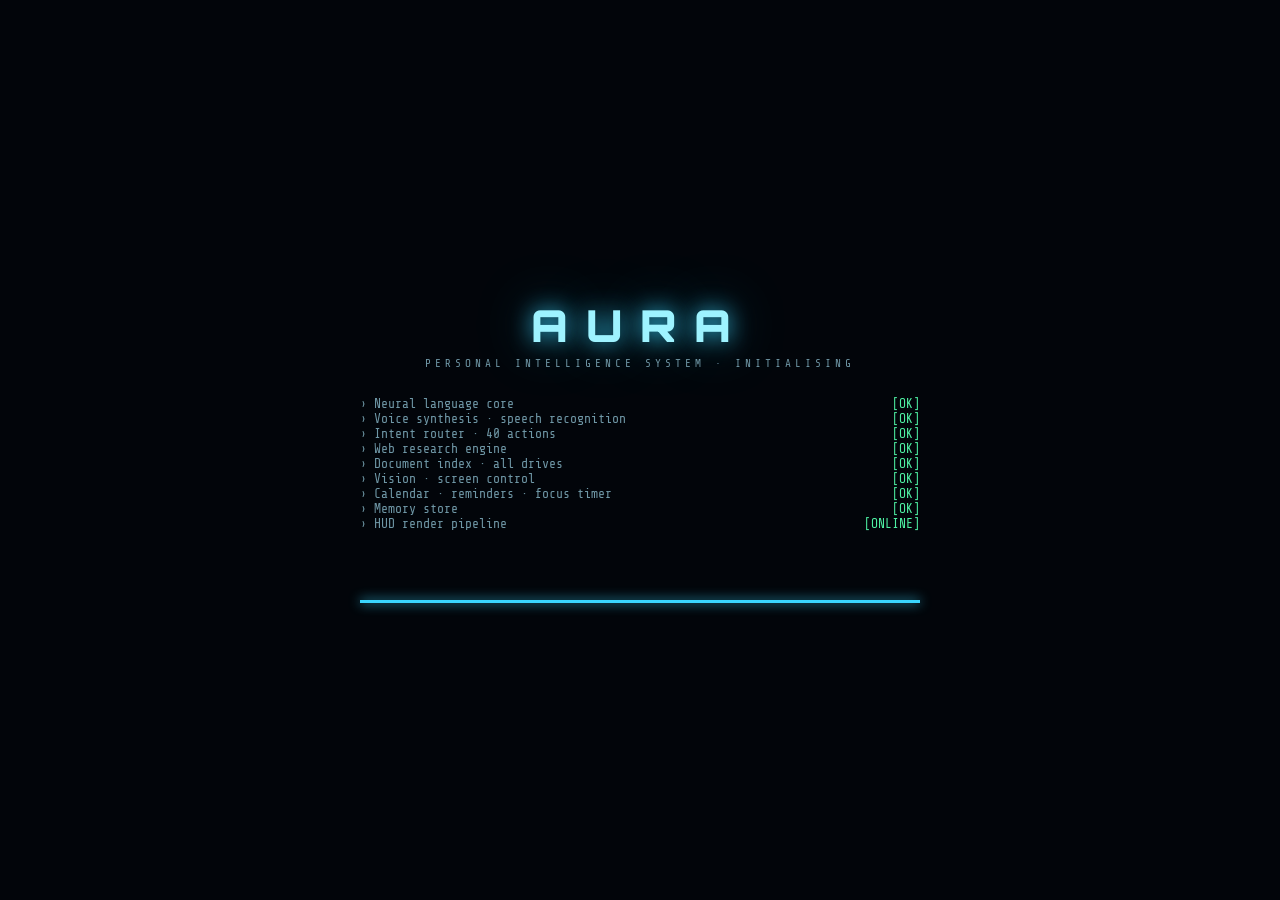
<file: Face/aura_face.html>
<!DOCTYPE html>
<html lang="en">
<head>
<meta charset="utf-8">
<meta name="viewport" content="width=device-width, initial-scale=1">
<title>AURA</title>
<script src="skins/skins.js"></script>
<link rel="preconnect" href="https://fonts.googleapis.com">
<link href="https://fonts.googleapis.com/css2?family=Orbitron:wght@500;700;900&family=Rajdhani:wght@500;600;700&family=Share+Tech+Mono&display=swap" rel="stylesheet">
<style>
  :root {
    --bg: #02050a; --bg2: #050b12; --panel: rgba(6, 16, 24, 0.78); --panel-solid: #07121b;
    --line: rgba(58, 214, 255, 0.22); --line-strong: rgba(58, 214, 255, 0.55);
    --cyan: #3ad6ff; --cyan-bright: #9ef3ff; --cyan-dim: #1b6a80; --cyan-faint: rgba(58,214,255,0.08);
    --amber: #ffb547; --red: #ff5a6a; --green: #4ef0a3; --violet: #a78bfa;
    --text: #d6f6ff; --text-dim: #6f97a6; --text-faint: #35596a;
    --f-head: 'Orbitron', 'Segoe UI', sans-serif; --f-ui: 'Rajdhani', 'Segoe UI', sans-serif;
    --f-mono: 'Share Tech Mono', 'Consolas', monospace;
  }
  * { box-sizing: border-box; }
  html, body { margin: 0; height: 100%; overflow: hidden; background: var(--bg); color: var(--text); }
  body { font-family: var(--f-ui); font-size: 14px; display: flex; flex-direction: column; padding: 10px 14px 6px; gap: 10px; }
  button { font-family: var(--f-ui); cursor: pointer; }
  ::-webkit-scrollbar { width: 6px; } ::-webkit-scrollbar-thumb { background: var(--cyan-dim); border-radius: 3px; } ::-webkit-scrollbar-track { background: transparent; }

  /* ---------- background layers ---------- */
  #bg { position: fixed; inset: 0; z-index: -2; }
  .scan { position: fixed; inset: 0; z-index: -1; pointer-events: none;
    background: repeating-linear-gradient(0deg, rgba(58,214,255,0.025) 0 1px, transparent 1px 3px); }
  .vignette { position: fixed; inset: 0; z-index: -1; pointer-events: none;
    background: radial-gradient(ellipse at 50% 45%, transparent 40%, rgba(0,0,0,0.65) 100%); }

  /* ---------- top bar ---------- */
  .topbar { display: grid; grid-template-columns: 1fr auto 1fr; align-items: center; height: 58px; flex-shrink: 0;
    border: 1px solid var(--line); background: linear-gradient(180deg, rgba(8,22,32,0.85), rgba(4,12,18,0.7));
    clip-path: polygon(0 0, 100% 0, 100% 70%, 97% 100%, 3% 100%, 0 70%); padding: 0 26px; position: relative; }
  .topbar::after { content: ""; position: absolute; left: 3%; right: 3%; bottom: 0; height: 2px;
    background: linear-gradient(90deg, transparent, var(--cyan), transparent); opacity: .7; }
  .brand { display: flex; align-items: center; gap: 12px; }
  .brand svg { width: 34px; height: 34px; }
  .brand .name { font-family: var(--f-head); font-weight: 900; font-size: 22px; letter-spacing: 8px; color: var(--cyan-bright);
    text-shadow: 0 0 14px rgba(58,214,255,.8), 0 0 40px rgba(58,214,255,.35); }
  .brand .tag { font-family: var(--f-mono); font-size: 10px; color: var(--text-dim); letter-spacing: 2px; line-height: 1.3; }
  .status-pill { display: flex; align-items: center; gap: 10px; padding: 6px 18px; border: 1px solid var(--line-strong);
    border-radius: 2px; font-family: var(--f-head); font-size: 12px; letter-spacing: 4px; color: var(--cyan-bright);
    background: rgba(58,214,255,0.06); min-width: 230px; justify-content: center; }
  .status-pill .dot { width: 9px; height: 9px; border-radius: 50%; background: var(--green); box-shadow: 0 0 10px var(--green); animation: blink 2.4s infinite; }
  body.thinking .status-pill .dot { background: var(--amber); box-shadow: 0 0 10px var(--amber); animation-duration: .6s; }
  body.speaking .status-pill .dot { background: var(--cyan); box-shadow: 0 0 12px var(--cyan); animation-duration: .35s; }
  @keyframes blink { 50% { opacity: .35; } }
  .clockbox { justify-self: end; text-align: right; }
  .clockbox .time { font-family: var(--f-head); font-size: 24px; font-weight: 700; color: var(--cyan-bright); letter-spacing: 2px; text-shadow: 0 0 12px rgba(58,214,255,.6); }
  .clockbox .date { font-family: var(--f-mono); font-size: 11px; color: var(--text-dim); letter-spacing: 2px; }

  /* ---------- main grid ---------- */
  .grid { flex: 1; min-height: 0; display: grid; grid-template-columns: minmax(290px, 22%) 1fr minmax(330px, 26%); gap: 12px; }
  .col { display: flex; flex-direction: column; gap: 10px; min-height: 0; }

  .panel { position: relative; background: var(--panel); border: 1px solid var(--line); padding: 12px 14px 12px;
    clip-path: polygon(0 0, calc(100% - 14px) 0, 100% 14px, 100% 100%, 14px 100%, 0 calc(100% - 14px));
    backdrop-filter: blur(2px); min-height: 0; }
  .panel::before, .panel::after { content: ""; position: absolute; width: 14px; height: 14px; border-color: var(--cyan); border-style: solid; opacity: .9; }
  .panel::before { top: -1px; left: -1px; border-width: 2px 0 0 2px; }
  .panel::after { bottom: -1px; right: -1px; border-width: 0 2px 2px 0; }
  .ph { display: flex; align-items: center; justify-content: space-between; margin-bottom: 10px; }
  .ph .title { font-family: var(--f-head); font-size: 11px; letter-spacing: 3px; color: var(--cyan); display: flex; align-items: center; gap: 8px; }
  .ph .title::before { content: ""; width: 6px; height: 6px; background: var(--cyan); box-shadow: 0 0 8px var(--cyan); transform: rotate(45deg); }
  .ph .code { font-family: var(--f-mono); font-size: 10px; color: var(--text-faint); letter-spacing: 1px; }

  /* gauges */
  .gauges { display: grid; grid-template-columns: 1fr 1fr; gap: 8px; }
  .gauge { position: relative; display: flex; flex-direction: column; align-items: center; }
  .gauge svg { width: 100%; max-width: 120px; aspect-ratio: 1; }
  .gauge .val { position: absolute; top: 34%; left: 0; right: 0; text-align: center; font-family: var(--f-head); font-size: 20px; color: var(--cyan-bright); }
  .gauge .lbl { position: absolute; top: 58%; left: 0; right: 0; text-align: center; font-family: var(--f-mono); font-size: 10px; color: var(--text-dim); letter-spacing: 2px; }
  canvas.spark { width: 100%; height: 34px; display: block; margin-top: 6px; }
  .kv { display: flex; justify-content: space-between; font-family: var(--f-mono); font-size: 12px; color: var(--text-dim); padding: 3px 0; }
  .kv b { color: var(--cyan-bright); font-weight: normal; }
  .bar { height: 5px; background: rgba(58,214,255,0.1); margin: 4px 0 8px; position: relative; overflow: hidden; }
  .bar i { position: absolute; inset: 0 auto 0 0; background: linear-gradient(90deg, var(--cyan-dim), var(--cyan)); box-shadow: 0 0 8px var(--cyan); transition: width .6s; }
  .bar.warn i { background: linear-gradient(90deg, #7a4d10, var(--amber)); box-shadow: 0 0 8px var(--amber); }
  .net-row { display: grid; grid-template-columns: 1fr 1fr; gap: 10px; }
  .net-row .big { font-family: var(--f-head); font-size: 15px; color: var(--cyan-bright); }
  .net-row .big.up { color: var(--violet); }
  .net-row .cap { font-family: var(--f-mono); font-size: 10px; color: var(--text-dim); letter-spacing: 2px; }

  .procs { list-style: none; margin: 0; padding: 0; overflow-y: auto; }
  .procs li { display: grid; grid-template-columns: 1fr 52px 58px; gap: 6px; align-items: center; font-family: var(--f-mono); font-size: 12px; padding: 4px 0; border-bottom: 1px dashed rgba(58,214,255,0.1); }
  .procs li span:first-child { white-space: nowrap; overflow: hidden; text-overflow: ellipsis; color: var(--text); }
  .procs li .c { color: var(--cyan-bright); text-align: right; } .procs li .m { color: var(--text-dim); text-align: right; }

  /* ---------- center: reactor ---------- */
  .center { align-items: stretch; }
  .reactor-zone { flex: 1; min-height: 0; position: relative; display: flex; align-items: center; justify-content: center; }
  .reactor { position: relative; height: min(100%, 440px); aspect-ratio: 1; }
  .reactor svg { position: absolute; inset: 0; width: 100%; height: 100%; overflow: visible; }
  .spin { transform-origin: 200px 200px; animation: spin linear infinite; }
  .s1 { animation-duration: 60s; } .s2 { animation-duration: 24s; animation-direction: reverse; }
  .s3 { animation-duration: 14s; } .s4 { animation-duration: 38s; animation-direction: reverse; } .s5 { animation-duration: 7s; }
  body.speaking .spin { animation-duration: 3s !important; } body.thinking .s5 { animation-duration: 1.2s; }
  @keyframes spin { to { transform: rotate(360deg); } }
  .core-text { position: absolute; inset: 0; display: flex; flex-direction: column; align-items: center; justify-content: center; pointer-events: none; }
  .core-text .l1 { font-family: var(--f-mono); font-size: 10px; letter-spacing: 3px; color: var(--text-dim); }
  .core-text .l2 { font-family: var(--f-head); font-weight: 900; font-size: clamp(18px, 2.6vw, 30px); letter-spacing: 6px; color: var(--cyan-bright);
    text-shadow: 0 0 18px rgba(58,214,255,.9), 0 0 50px rgba(58,214,255,.4); margin: 4px 0; }
  .core-text .l3 { font-family: var(--f-mono); font-size: 11px; letter-spacing: 2px; color: var(--cyan); }
  .callout { position: absolute; font-family: var(--f-mono); font-size: 11px; color: var(--text-dim); letter-spacing: 1px; padding: 6px 10px;
    border: 1px solid var(--line); background: rgba(4,12,18,0.8); min-width: 104px; }
  .callout b { display: block; font-family: var(--f-head); font-size: 17px; color: var(--cyan-bright); font-weight: 700; letter-spacing: 1px; }
  .callout::after { content: ""; position: absolute; width: 38px; height: 1px; background: var(--line-strong); top: 50%; }
  .co1 { top: 8%; left: 2%; } .co1::after { left: 100%; }
  .co2 { top: 8%; right: 2%; text-align: right; } .co2::after { right: 100%; }
  .co3 { bottom: 8%; left: 2%; } .co3::after { left: 100%; }
  .co4 { bottom: 8%; right: 2%; text-align: right; } .co4::after { right: 100%; }
  #wave { width: 100%; height: 54px; display: block; flex-shrink: 0; }

  /* command bar */
  .cmd { position: relative; flex-shrink: 0; }
  .cmd-box { display: flex; align-items: center; gap: 10px; border: 1px solid var(--line-strong); background: rgba(3,10,16,0.92);
    padding: 0 14px; height: 50px; clip-path: polygon(12px 0, 100% 0, 100% calc(100% - 12px), calc(100% - 12px) 100%, 0 100%, 0 12px);
    box-shadow: inset 0 0 22px rgba(58,214,255,0.08); }
  .cmd-box:focus-within { border-color: var(--cyan); box-shadow: inset 0 0 26px rgba(58,214,255,0.16), 0 0 18px rgba(58,214,255,0.2); }
  .cmd-box .prompt { font-family: var(--f-head); color: var(--cyan); font-size: 18px; animation: blink 1.2s infinite; }
  #cmdInput { flex: 1; background: transparent; border: 0; outline: 0; color: var(--text); font-family: var(--f-mono); font-size: 15px; }
  #cmdInput::placeholder { color: var(--text-faint); }
  .cmd-box .hint { font-family: var(--f-mono); font-size: 10px; color: var(--text-faint); letter-spacing: 1px; white-space: nowrap; }
  /* AURA's cat - sits on the command bar; walks out onto the desktop to explain things */
  .hud-cat { position: absolute; right: 28px; bottom: calc(100% - 4px); width: 112px; height: 98px; z-index: 5; cursor: pointer;
    transition: opacity .18s ease, transform .18s ease; }
  .hud-cat.away { opacity: 0; pointer-events: none; }
  .hud-cat .cat-tip { position: absolute; right: 100%; top: 34px; white-space: nowrap; font-family: var(--f-mono); font-size: 10px;
    color: var(--text-dim); letter-spacing: 1px; opacity: 0; transition: opacity .2s; pointer-events: none; margin-right: 4px; }
  .hud-cat:hover .cat-tip { opacity: 1; }
  .suggest { position: absolute; left: 0; right: 0; bottom: calc(100% + 6px); background: var(--panel-solid); border: 1px solid var(--line-strong);
    list-style: none; margin: 0; padding: 4px 0; display: none; z-index: 20; max-height: 260px; overflow-y: auto; }
  .suggest.open { display: block; }
  .suggest li { padding: 7px 14px; font-family: var(--f-mono); font-size: 13px; color: var(--text-dim); cursor: pointer; display: flex; justify-content: space-between; gap: 10px; }
  .suggest li .k { color: var(--text-faint); font-size: 11px; }
  .suggest li.sel, .suggest li:hover { background: var(--cyan-faint); color: var(--cyan-bright); }
  .chips { display: flex; flex-wrap: wrap; gap: 6px; flex-shrink: 0; }
  .chip { border: 1px solid var(--line); background: rgba(58,214,255,0.04); color: var(--text); font-size: 13px; font-weight: 600; letter-spacing: .5px;
    padding: 5px 11px; transition: all .15s; }
  .chip:hover { border-color: var(--cyan); color: var(--cyan-bright); background: rgba(58,214,255,0.1); box-shadow: 0 0 10px rgba(58,214,255,0.25); }
  .chip.log { color: var(--text-dim); }

  .cards { display: grid; grid-template-columns: 1.25fr 1fr 1fr; gap: 10px; flex-shrink: 0; }
  /* focus timer */
  .focus { display: grid; grid-template-columns: 96px 1fr; gap: 12px; align-items: center; }
  .focus svg { width: 96px; height: 96px; }
  .focus .ftime { font-family: var(--f-head); font-size: 26px; color: var(--cyan-bright); letter-spacing: 2px; }
  .focus .fmode { font-family: var(--f-mono); font-size: 11px; color: var(--text-dim); letter-spacing: 2px; margin-bottom: 6px; }
  body .focus.break .ftime { color: var(--green); } .focus.paused .ftime { color: var(--amber); }
  .btnrow { display: flex; gap: 5px; flex-wrap: wrap; }
  .mini { border: 1px solid var(--line); background: transparent; color: var(--text); font-size: 12px; font-weight: 700; padding: 3px 9px; letter-spacing: .5px; }
  .mini:hover { border-color: var(--cyan); color: var(--cyan-bright); }
  .mini.danger:hover { border-color: var(--red); color: var(--red); }
  .stat-grid { display: grid; grid-template-columns: 1fr 1fr; gap: 6px 10px; }
  .stat { font-family: var(--f-mono); font-size: 10px; color: var(--text-dim); letter-spacing: 1px; }
  .stat b { display: block; font-family: var(--f-head); font-size: 20px; color: var(--cyan-bright); font-weight: 700; }
  .dev .name { font-size: 15px; font-weight: 700; margin-bottom: 4px; word-break: break-word; }
  .tag-ok { color: var(--green); } .tag-error { color: var(--red); } .tag-untested { color: var(--amber); }
  .tag-building { color: var(--cyan-bright); animation: blink 1.2s infinite; }
  .build-step { font-family: var(--f-mono); font-size: 11px; color: var(--text-dim); margin-top: 4px; white-space: nowrap; overflow: hidden; text-overflow: ellipsis; }
  .dev .tagline { font-family: var(--f-head); font-size: 11px; letter-spacing: 2px; }

  /* ---------- right: log + tabs ---------- */
  .log-panel { flex: 1; display: flex; flex-direction: column; }
  .transcript { flex: 1; overflow-y: auto; min-height: 0; padding-right: 4px; }
  .t-line { margin-bottom: 10px; font-size: 14px; line-height: 1.45; white-space: pre-wrap; word-wrap: break-word; animation: fadein .35s ease; }
  @keyframes fadein { from { opacity: 0; transform: translateY(4px); } }
  .t-line .tag { display: flex; gap: 8px; align-items: center; font-family: var(--f-head); font-size: 9px; letter-spacing: 2px; margin-bottom: 2px; }
  .t-line .tag .time { font-family: var(--f-mono); color: var(--text-faint); letter-spacing: 0; font-size: 10px; }
  .t-you { color: var(--cyan-bright); } .t-you .tag { color: var(--cyan-dim); }
  .t-aura { color: var(--text); padding-left: 10px; border-left: 2px solid var(--line-strong); } .t-aura .tag { color: var(--cyan); }
  .t-thinking { color: var(--text-dim); font-style: italic; font-family: var(--f-mono); font-size: 12px; }
  .t-thinking .dots::after { content: ''; animation: dots 1.2s steps(4, end) infinite; }
  @keyframes dots { 0% { content: ''; } 25% { content: '.'; } 50% { content: '..'; } 75% { content: '...'; } }
  .empty { color: var(--text-faint); font-family: var(--f-mono); font-size: 12px; }

  .tabs-panel { height: 42%; display: flex; flex-direction: column; }
  .tabs { display: flex; gap: 2px; margin-bottom: 10px; }
  .tab { flex: 1; border: 1px solid var(--line); background: transparent; color: var(--text-dim); font-family: var(--f-head); font-size: 10px;
    letter-spacing: 2px; padding: 7px 4px; position: relative; }
  .tab .n { font-family: var(--f-mono); color: var(--text-faint); margin-left: 4px; }
  .tab.active { color: var(--cyan-bright); border-color: var(--cyan); background: var(--cyan-faint); box-shadow: inset 0 -2px 0 var(--cyan); }
  .tab-body { flex: 1; min-height: 0; display: none; flex-direction: column; }
  .tab-body.active { display: flex; }
  .list { list-style: none; margin: 0; padding: 0; overflow-y: auto; flex: 1; min-height: 0; }
  .list li { display: flex; align-items: flex-start; gap: 10px; padding: 7px 2px; border-bottom: 1px dashed rgba(58,214,255,0.1); font-size: 14px; }
  .check { width: 16px; height: 16px; flex-shrink: 0; margin-top: 2px; border: 1px solid var(--cyan); background: transparent; padding: 0; position: relative; }
  .check:hover { background: rgba(58,214,255,0.2); }
  .list li.done { opacity: .35; text-decoration: line-through; transition: opacity .4s; }
  .list li .txt { flex: 1; word-break: break-word; }
  .list li .meta { font-family: var(--f-mono); font-size: 11px; color: var(--text-dim); }
  .list li .count { font-family: var(--f-head); font-size: 12px; color: var(--amber); white-space: nowrap; }
  .list li .x { background: none; border: 0; color: var(--text-faint); font-size: 15px; padding: 0 2px; }
  .list li .x:hover { color: var(--red); }
  .list li.link { cursor: pointer; } .list li.link:hover .txt { color: var(--cyan-bright); }
  .kind { font-family: var(--f-mono); font-size: 10px; letter-spacing: 1px; border: 1px solid var(--line); padding: 1px 5px; color: var(--cyan); white-space: nowrap; }
  .add-row { display: flex; gap: 6px; margin-top: 8px; }
  .add-row input { flex: 1; background: rgba(3,10,16,0.9); border: 1px solid var(--line); color: var(--text); font-family: var(--f-mono); font-size: 13px; padding: 7px 10px; outline: 0; }
  .add-row input:focus { border-color: var(--cyan); }
  textarea#notes { flex: 1; resize: none; background: rgba(3,10,16,0.9); border: 1px solid var(--line); color: var(--text); font-family: var(--f-mono);
    font-size: 13px; line-height: 1.5; padding: 10px; outline: 0; }
  textarea#notes:focus { border-color: var(--cyan); }
  .notes-status { font-family: var(--f-mono); font-size: 10px; color: var(--text-faint); letter-spacing: 1px; margin-top: 5px; text-align: right; }

  /* ---------- bottom strip ---------- */
  .strip { flex-shrink: 0; display: flex; align-items: center; gap: 18px; height: 24px; font-family: var(--f-mono); font-size: 11px; color: var(--text-faint);
    letter-spacing: 1px; border-top: 1px solid var(--line); padding-top: 4px; overflow: hidden; white-space: nowrap; }
  .mods { display: flex; gap: 12px; }
  .mod { display: flex; align-items: center; gap: 5px; } .mod i { width: 7px; height: 7px; border-radius: 50%; background: var(--text-faint); }
  .mod.on { color: var(--text-dim); } .mod.on i { background: var(--green); box-shadow: 0 0 6px var(--green); }
  .strip .ticker { flex: 1; overflow: hidden; } .strip .ticker span { display: inline-block; animation: ticker 40s linear infinite; }
  @keyframes ticker { from { transform: translateX(100%); } to { transform: translateX(-100%); } }
  kbd { font-family: var(--f-mono); border: 1px solid var(--line); padding: 0 4px; color: var(--cyan); }

  /* ---------- toasts ---------- */
  #toasts { position: fixed; top: 80px; right: 24px; z-index: 50; display: flex; flex-direction: column; gap: 10px; width: 340px; }
  .toast { background: var(--panel-solid); border: 1px solid var(--cyan); padding: 12px 16px; box-shadow: 0 0 24px rgba(58,214,255,0.35);
    animation: toastin .35s ease; position: relative; }
  .toast.reminder { border-color: var(--amber); box-shadow: 0 0 24px rgba(255,181,71,0.35); }
  .toast.focus { border-color: var(--green); box-shadow: 0 0 24px rgba(78,240,163,0.3); }
  .toast .tt { font-family: var(--f-head); font-size: 12px; letter-spacing: 3px; color: var(--cyan-bright); margin-bottom: 4px; }
  .toast.reminder .tt { color: var(--amber); } .toast.focus .tt { color: var(--green); }
  .toast .tb { font-size: 15px; }
  .toast .close { position: absolute; top: 6px; right: 8px; background: none; border: 0; color: var(--text-dim); font-size: 15px; }
  @keyframes toastin { from { opacity: 0; transform: translateX(30px); } }

  /* ---------- boot sequence ---------- */
  #boot { position: fixed; inset: 0; z-index: 100; background: var(--bg); display: flex; align-items: center; justify-content: center; transition: opacity .6s; }
  #boot.gone { opacity: 0; pointer-events: none; }
  .boot-inner { width: min(560px, 90vw); }
  .boot-logo { font-family: var(--f-head); font-weight: 900; font-size: 44px; letter-spacing: 18px; color: var(--cyan-bright); text-align: center;
    text-shadow: 0 0 22px rgba(58,214,255,.9), 0 0 60px rgba(58,214,255,.4); margin-bottom: 4px; }
  .boot-sub { text-align: center; font-family: var(--f-mono); font-size: 11px; letter-spacing: 4px; color: var(--text-dim); margin-bottom: 26px; }
  #bootLines { font-family: var(--f-mono); font-size: 13px; color: var(--text-dim); height: 190px; overflow: hidden; }
  #bootLines div { display: flex; justify-content: space-between; }
  #bootLines .ok { color: var(--green); }
  .boot-bar { height: 3px; background: rgba(58,214,255,0.12); margin-top: 14px; }
  .boot-bar i { display: block; height: 100%; width: 0; background: var(--cyan); box-shadow: 0 0 12px var(--cyan); transition: width .15s; }

  @media (max-height: 820px) { .cards { display: none; } .tabs-panel { height: 48%; } }
  @media (max-width: 1200px) { .callout { display: none; } }
  @media (prefers-reduced-motion: reduce) { .spin, .strip .ticker span { animation: none !important; } }
</style>
</head>
<body>

<canvas id="bg"></canvas><div class="scan"></div><div class="vignette"></div>

<!-- boot sequence (plays once, ~2s) -->
<div id="boot"><div class="boot-inner">
  <div class="boot-logo">AURA</div>
  <div class="boot-sub">PERSONAL INTELLIGENCE SYSTEM · INITIALISING</div>
  <div id="bootLines"></div>
  <div class="boot-bar"><i id="bootBar"></i></div>
</div></div>

<header class="topbar">
  <div class="brand">
    <svg viewBox="0 0 40 40" aria-hidden="true">
      <polygon points="20,2 36,11 36,29 20,38 4,29 4,11" fill="none" stroke="#3ad6ff" stroke-width="1.5"/>
      <polygon points="20,9 30,14.5 30,25.5 20,31 10,25.5 10,14.5" fill="rgba(58,214,255,0.15)" stroke="#9ef3ff" stroke-width="1"/>
      <circle cx="20" cy="20" r="4" fill="#9ef3ff"/>
    </svg>
    <div><div class="name">AURA</div><div class="tag">PERSONAL INTELLIGENCE SYSTEM<br>BUILD 2.0 · CORE ONLINE</div></div>
  </div>
  <div class="status-pill"><span class="dot"></span><span id="statusLine">STANDING BY</span></div>
  <div class="clockbox"><div class="time" id="clockVal">--:--:--</div><div class="date" id="dateVal">-</div></div>
</header>

<main class="grid">
  <!-- ================= LEFT ================= -->
  <aside class="col">
    <section class="panel">
      <div class="ph"><div class="title">SYSTEM CORE</div><div class="code" id="coresVal">SYS.01</div></div>
      <div class="gauges">
        <div class="gauge"><svg viewBox="0 0 120 120"><circle cx="60" cy="60" r="50" fill="none" stroke="rgba(58,214,255,0.12)" stroke-width="8" stroke-dasharray="235.6 314.2" transform="rotate(135 60 60)"/>
          <circle id="cpuArc" cx="60" cy="60" r="50" fill="none" stroke="#3ad6ff" stroke-width="8" stroke-dasharray="0 314.2" transform="rotate(135 60 60)" style="filter:drop-shadow(0 0 4px #3ad6ff);transition:stroke-dasharray .6s"/>
          <circle cx="60" cy="60" r="38" fill="none" stroke="rgba(58,214,255,0.25)" stroke-width="1" stroke-dasharray="2 4"/></svg>
          <div class="val" id="cpuVal">--</div><div class="lbl">CPU %</div></div>
        <div class="gauge"><svg viewBox="0 0 120 120"><circle cx="60" cy="60" r="50" fill="none" stroke="rgba(167,139,250,0.14)" stroke-width="8" stroke-dasharray="235.6 314.2" transform="rotate(135 60 60)"/>
          <circle id="ramArc" cx="60" cy="60" r="50" fill="none" stroke="#a78bfa" stroke-width="8" stroke-dasharray="0 314.2" transform="rotate(135 60 60)" style="filter:drop-shadow(0 0 4px #a78bfa);transition:stroke-dasharray .6s"/>
          <circle cx="60" cy="60" r="38" fill="none" stroke="rgba(167,139,250,0.3)" stroke-width="1" stroke-dasharray="2 4"/></svg>
          <div class="val" id="ramVal">--</div><div class="lbl">RAM %</div></div>
      </div>
      <canvas class="spark" id="cpuSpark"></canvas>
      <div class="kv" style="margin-top:6px"><span>MEMORY</span><b id="ramTotal">--</b></div>
      <div class="kv"><span>DISK C:</span><b id="diskVal">--</b></div>
      <div class="bar" id="diskBarWrap"><i id="diskBar" style="width:0%"></i></div>
      <div class="kv"><span>POWER</span><b id="battVal">--</b></div>
      <div class="bar" id="battBarWrap"><i id="battBar" style="width:0%"></i></div>
    </section>

    <section class="panel">
      <div class="ph"><div class="title">NETWORK</div><div class="code">NET.IO</div></div>
      <div class="net-row">
        <div><div class="cap">▼ DOWNLOAD</div><div class="big" id="downVal">--</div></div>
        <div><div class="cap">▲ UPLOAD</div><div class="big up" id="upVal">--</div></div>
      </div>
      <canvas class="spark" id="netSpark"></canvas>
    </section>

    <section class="panel" style="flex:1; display:flex; flex-direction:column;">
      <div class="ph"><div class="title">ACTIVE PROCESSES</div><div class="code">CPU · RAM</div></div>
      <ul class="procs" id="procList"><li><span class="empty">Sampling…</span></li></ul>
    </section>
  </aside>

  <!-- ================= CENTER ================= -->
  <section class="col center">
    <div class="reactor-zone">
      <div class="reactor" id="reactor">
        <svg viewBox="0 0 400 400" aria-hidden="true">
          <defs>
            <radialGradient id="coreGlow"><stop offset="0%" stop-color="#9ef3ff" stop-opacity=".55"/><stop offset="55%" stop-color="#3ad6ff" stop-opacity=".12"/><stop offset="100%" stop-color="#3ad6ff" stop-opacity="0"/></radialGradient>
          </defs>
          <circle cx="200" cy="200" r="130" fill="url(#coreGlow)"/>
          <g class="spin s1" id="ticks"></g>
          <g class="spin s2"><circle cx="200" cy="200" r="172" fill="none" stroke="#3ad6ff" stroke-opacity=".5" stroke-width="2" stroke-dasharray="60 30 10 30"/></g>
          <circle cx="200" cy="200" r="158" fill="none" stroke="rgba(58,214,255,0.12)" stroke-width="7"/>
          <circle id="rCpu" cx="200" cy="200" r="158" fill="none" stroke="#3ad6ff" stroke-width="7" stroke-dasharray="0 993" transform="rotate(-90 200 200)" style="filter:drop-shadow(0 0 5px #3ad6ff);transition:stroke-dasharray .8s"/>
          <circle cx="200" cy="200" r="146" fill="none" stroke="rgba(167,139,250,0.12)" stroke-width="4"/>
          <circle id="rRam" cx="200" cy="200" r="146" fill="none" stroke="#a78bfa" stroke-width="4" stroke-dasharray="0 918" transform="rotate(-90 200 200)" style="filter:drop-shadow(0 0 5px #a78bfa);transition:stroke-dasharray .8s"/>
          <g class="spin s3" id="segs"></g>
          <g class="spin s4"><circle cx="200" cy="200" r="112" fill="none" stroke="#9ef3ff" stroke-opacity=".35" stroke-width="1" stroke-dasharray="3 6"/>
            <circle cx="312" cy="200" r="4" fill="#9ef3ff"/><circle cx="88" cy="200" r="3" fill="#3ad6ff"/></g>
          <g class="spin s5"><path d="M200 105 A95 95 0 0 1 295 200" fill="none" stroke="#9ef3ff" stroke-width="2.5" stroke-linecap="round"/>
            <path d="M200 295 A95 95 0 0 1 105 200" fill="none" stroke="#3ad6ff" stroke-width="2.5" stroke-linecap="round" stroke-opacity=".7"/></g>
          <polygon points="200,128 262,164 262,236 200,272 138,236 138,164" fill="rgba(58,214,255,0.05)" stroke="#3ad6ff" stroke-opacity=".6" stroke-width="1.2"/>
          <line x1="200" y1="18" x2="200" y2="48" stroke="#3ad6ff" stroke-opacity=".6"/><line x1="200" y1="352" x2="200" y2="382" stroke="#3ad6ff" stroke-opacity=".6"/>
          <line x1="18" y1="200" x2="48" y2="200" stroke="#3ad6ff" stroke-opacity=".6"/><line x1="352" y1="200" x2="382" y2="200" stroke="#3ad6ff" stroke-opacity=".6"/>
        </svg>
        <div class="core-text"><div class="l1">NEURAL CORE</div><div class="l2" id="heroStatus">IDLE</div><div class="l3" id="heroSub">ALL SYSTEMS NOMINAL</div></div>
      </div>
      <div class="callout co1">CPU LOAD<b id="coCpu">--%</b></div>
      <div class="callout co2">MEMORY<b id="coRam">--%</b></div>
      <div class="callout co3">OPEN TASKS<b id="coTasks">--</b></div>
      <div class="callout co4">NEXT REMINDER<b id="coRem">NONE</b></div>
    </div>

    <canvas id="wave"></canvas>

    <div class="cmd">
      <div class="hud-cat" id="hudCat"><div class="cat-tip">highlight text anywhere + <kbd>Ctrl+Alt+E</kbd></div></div>
      <ul class="suggest" id="suggest"></ul>
      <div class="cmd-box">
        <span class="prompt">›</span>
        <input id="cmdInput" type="text" placeholder="Tell AURA what to do…  (e.g. remind me in 20 minutes to call Ali)" autocomplete="off" spellcheck="false">
        <span class="hint"><kbd>ENTER</kbd> send · <kbd>↑</kbd> history · <kbd>/</kbd> focus</span>
      </div>
    </div>

    <div class="chips">
      <button class="chip" data-cmd="good morning">☀ Daily briefing</button>
      <button class="chip" data-fill="bring up everything from the web about ">⌖ Web research</button>
      <button class="chip" data-fill="bring up everything I have on ">▤ Find my files</button>
      <button class="chip" data-fill="remind me in 30 minutes to ">⏰ Remind me</button>
      <button class="chip" data-cmd="start a 25 minute focus session">◎ Focus 25</button>
      <button class="chip" data-cmd="open the camera">◉ Vision mode</button>
      <button class="chip" data-cmd="extract data from CDC WONDER">⛁ CDC WONDER</button>
      <button class="chip" data-cmd="open my dashboard">▦ Dashboard</button>
      <button class="chip" data-cmd="journal time">✎ Journal</button>
      <button class="chip log" data-log-type="gym">Log Gym</button>
      <button class="chip log" data-log-type="bjj">Log BJJ</button>
      <button class="chip log" data-log-type="judo">Log Judo</button>
      <button class="chip log" data-log-type="study">Log Study</button>
      <button class="chip log" data-log-type="coding">Log Coding</button>
    </div>

    <div class="cards">
      <section class="panel">
        <div class="ph"><div class="title">FOCUS TIMER</div><div class="code" id="focusLabel">READY</div></div>
        <div class="focus" id="focusCard">
          <svg viewBox="0 0 100 100"><circle cx="50" cy="50" r="42" fill="none" stroke="rgba(58,214,255,0.12)" stroke-width="7"/>
            <circle id="focusArc" cx="50" cy="50" r="42" fill="none" stroke="#3ad6ff" stroke-width="7" stroke-linecap="round" stroke-dasharray="0 264" transform="rotate(-90 50 50)" style="filter:drop-shadow(0 0 4px #3ad6ff)"/>
            <circle cx="50" cy="50" r="31" fill="none" stroke="rgba(58,214,255,0.25)" stroke-dasharray="2 3"/></svg>
          <div>
            <div class="ftime" id="focusTime">25:00</div>
            <div class="fmode" id="focusMode">IDLE · READY TO FOCUS</div>
            <div class="btnrow" id="focusBtns"></div>
          </div>
        </div>
      </section>
      <section class="panel">
        <div class="ph"><div class="title">TODAY</div><div class="code">LOG.D</div></div>
        <div class="stat-grid">
          <div class="stat">FOCUS MIN<b id="todayFocus">0</b></div>
          <div class="stat">SESSIONS<b id="todaySessions">0</b></div>
          <div class="stat">TASKS DONE<b id="todayTasks">0</b></div>
          <div class="stat">PAPERS<b id="todayPapers">0</b></div>
        </div>
      </section>
      <section class="panel dev">
        <div class="ph"><div class="title">DEV STATUS</div><div class="code">BUILD</div></div>
        <div id="devStatus"><div class="empty">No builds yet.</div></div>
      </section>
    </div>
  </section>

  <!-- ================= RIGHT ================= -->
  <aside class="col">
    <section class="panel log-panel">
      <div class="ph"><div class="title">CONVERSATION LOG</div><div class="code">COMMS</div></div>
      <div class="transcript" id="transcript"><div class="empty">Nothing said yet. Type below or say "AURA".</div></div>
    </section>

    <section class="panel tabs-panel">
      <div class="tabs" role="tablist">
        <button class="tab active" data-tab="tasks">TASKS<span class="n" id="nTasks"></span></button>
        <button class="tab" data-tab="reminders">REMINDERS<span class="n" id="nRem"></span></button>
        <button class="tab" data-tab="notes">NOTES</button>
        <button class="tab" data-tab="recent">RECENT</button>
      </div>
      <div class="tab-body active" id="tab-tasks">
        <ul class="list" id="taskList"><li><span class="empty">Loading…</span></li></ul>
        <div class="add-row"><input id="taskInput" placeholder="Add a task and press Enter" maxlength="200"></div>
      </div>
      <div class="tab-body" id="tab-reminders">
        <ul class="list" id="remList"></ul>
        <div class="add-row"><input id="remInput" placeholder="e.g. in 20 minutes call Ali / at 6pm BJJ" maxlength="200"></div>
      </div>
      <div class="tab-body" id="tab-notes">
        <textarea id="notes" placeholder="Quick notes - saved automatically."></textarea>
        <div class="notes-status" id="notesStatus">—</div>
      </div>
      <div class="tab-body" id="tab-recent">
        <ul class="list" id="recentList"><li><span class="empty">Your web briefings and file searches will show up here.</span></li></ul>
      </div>
    </section>
  </aside>
</main>

<footer class="strip">
  <div class="mods" id="mods"></div>
  <div class="ticker"><span id="ticker">AURA core online · voice link active · say "AURA" or press Ctrl+Alt+Space anywhere to summon</span></div>
  <div>UPTIME <span id="uptime" style="color:var(--cyan)">00:00:00</span></div>
</footer>

<div id="toasts" aria-live="polite"></div>

<script src="cat.js"></script>
<script>
/* ============================================================ helpers */
const $ = (id) => document.getElementById(id);
const api = () => (window.pywebview && window.pywebview.api) ? window.pywebview.api : null;
const pad = (n) => String(n).padStart(2, '0');
function el(tag, cls, text) { const e = document.createElement(tag); if (cls) e.className = cls; if (text != null) e.textContent = text; return e; }
function fmtRate(bps) {
  if (bps == null) return '--';
  const b = bps * 8;  // bits per second
  if (b >= 1e6) return (b / 1e6).toFixed(1) + ' Mbps';
  if (b >= 1e3) return (b / 1e3).toFixed(0) + ' Kbps';
  return b.toFixed(0) + ' bps';
}
function fmtDuration(sec) {
  sec = Math.max(0, Math.round(sec));
  const h = Math.floor(sec / 3600), m = Math.floor(sec % 3600 / 60), s = sec % 60;
  return h ? `${h}:${pad(m)}:${pad(s)}` : `${pad(m)}:${pad(s)}`;
}
function fmtCountdown(sec) {
  if (sec <= 0) return 'NOW';
  const d = Math.floor(sec / 86400), h = Math.floor(sec % 86400 / 3600), m = Math.floor(sec % 3600 / 60), s = Math.floor(sec % 60);
  if (d) return `${d}d ${h}h`;
  if (h) return `${h}h ${pad(m)}m`;
  return `${m}:${pad(s)}`;
}

/* ============================================================ boot sequence */
(function boot() {
  const lines = [
    ['Neural language core', 'OK'], ['Voice synthesis · speech recognition', 'OK'], ['Intent router · 40 actions', 'OK'],
    ['Web research engine', 'OK'], ['Document index · all drives', 'OK'], ['Vision · screen control', 'OK'],
    ['Calendar · reminders · focus timer', 'OK'], ['Memory store', 'OK'], ['HUD render pipeline', 'ONLINE'],
  ];
  const box = $('bootLines'), bar = $('bootBar'), reduced = matchMedia('(prefers-reduced-motion: reduce)').matches;
  let i = 0;
  function next() {
    if (i < lines.length) {
      const row = el('div'); row.append(el('span', null, '› ' + lines[i][0]), el('span', 'ok', '[' + lines[i][1] + ']'));
      box.appendChild(row); i++; bar.style.width = (i / lines.length * 100) + '%';
      setTimeout(next, reduced ? 0 : 150);
    } else setTimeout(() => { $('boot').classList.add('gone'); setTimeout(() => $('boot').remove(), 700); }, reduced ? 0 : 350);
  }
  next();
})();

/* ============================================================ background: hex grid + particles */
(function background() {
  const c = $('bg'), ctx = c.getContext('2d');
  let W, H, dpr, particles = [], grid;
  function resize() {
    dpr = Math.min(window.devicePixelRatio || 1, 2); W = innerWidth; H = innerHeight;
    c.width = W * dpr; c.height = H * dpr; c.style.width = W + 'px'; c.style.height = H + 'px';
    grid = document.createElement('canvas'); grid.width = c.width; grid.height = c.height;
    const g = grid.getContext('2d'); g.scale(dpr, dpr); g.strokeStyle = 'rgba(58,214,255,0.045)'; g.lineWidth = 1;
    const r = 22, w = Math.sqrt(3) * r;
    for (let y = 0, row = 0; y < H + r * 2; y += r * 1.5, row++) {
      for (let x = (row % 2) * w / 2; x < W + w; x += w) {
        g.beginPath();
        for (let k = 0; k < 6; k++) { const a = Math.PI / 3 * k + Math.PI / 6; g.lineTo(x + r * Math.cos(a), y + r * Math.sin(a)); }
        g.closePath(); g.stroke();
      }
    }
    particles = Array.from({ length: Math.round(W * H / 26000) }, () => ({
      x: Math.random() * W, y: Math.random() * H, vx: (Math.random() - .5) * .25, vy: (Math.random() - .5) * .25, r: Math.random() * 1.4 + .3 }));
  }
  resize(); addEventListener('resize', resize);
  let t = 0, last = 0;
  function frame(now) {
    requestAnimationFrame(frame);
    if (document.hidden || now - last < 33) return;  // ~30fps, paused when hidden
    last = now; t += 0.004;
    ctx.setTransform(1, 0, 0, 1, 0, 0); ctx.clearRect(0, 0, c.width, c.height); ctx.drawImage(grid, 0, 0); ctx.scale(dpr, dpr);
    // radar sweep
    const cx = W / 2, cy = H * 0.45, R = Math.max(W, H) * 0.7, a = t * 1.3;
    const grad = ctx.createConicGradient ? ctx.createConicGradient(a, cx, cy) : null;
    if (grad) { grad.addColorStop(0, 'rgba(58,214,255,0.07)'); grad.addColorStop(0.08, 'rgba(58,214,255,0)'); grad.addColorStop(1, 'rgba(58,214,255,0)');
      ctx.fillStyle = grad; ctx.beginPath(); ctx.arc(cx, cy, R, 0, Math.PI * 2); ctx.fill(); }
    // particles + links
    for (const p of particles) {
      p.x += p.vx; p.y += p.vy;
      if (p.x < 0) p.x = W; if (p.x > W) p.x = 0; if (p.y < 0) p.y = H; if (p.y > H) p.y = 0;
      ctx.fillStyle = 'rgba(158,243,255,0.55)'; ctx.beginPath(); ctx.arc(p.x, p.y, p.r, 0, Math.PI * 2); ctx.fill();
    }
    ctx.lineWidth = 0.6;
    for (let i = 0; i < particles.length; i++) for (let j = i + 1; j < particles.length; j++) {
      const p = particles[i], q = particles[j], dx = p.x - q.x, dy = p.y - q.y, d = dx * dx + dy * dy;
      if (d < 9000) { ctx.strokeStyle = `rgba(58,214,255,${0.12 * (1 - d / 9000)})`; ctx.beginPath(); ctx.moveTo(p.x, p.y); ctx.lineTo(q.x, q.y); ctx.stroke(); }
    }
  }
  requestAnimationFrame(frame);
})();

/* ============================================================ reactor decoration */
(function reactor() {
  const ns = 'http://www.w3.org/2000/svg', ticks = $('ticks'), segs = $('segs');
  for (let i = 0; i < 120; i++) {
    const a = i / 120 * Math.PI * 2, long = i % 10 === 0, r1 = 186, r2 = long ? 196 : 191;
    const l = document.createElementNS(ns, 'line');
    l.setAttribute('x1', 200 + r1 * Math.cos(a)); l.setAttribute('y1', 200 + r1 * Math.sin(a));
    l.setAttribute('x2', 200 + r2 * Math.cos(a)); l.setAttribute('y2', 200 + r2 * Math.sin(a));
    l.setAttribute('stroke', '#3ad6ff'); l.setAttribute('stroke-opacity', long ? '.9' : '.35'); l.setAttribute('stroke-width', long ? 2 : 1);
    ticks.appendChild(l);
  }
  for (let i = 0; i < 12; i++) {
    const a0 = i / 12 * Math.PI * 2 + 0.05, a1 = a0 + Math.PI * 2 / 12 - 0.16, r = 126;
    const p = document.createElementNS(ns, 'path');
    p.setAttribute('d', `M${200 + r * Math.cos(a0)} ${200 + r * Math.sin(a0)} A${r} ${r} 0 0 1 ${200 + r * Math.cos(a1)} ${200 + r * Math.sin(a1)}`);
    p.setAttribute('fill', 'none'); p.setAttribute('stroke', i % 3 === 0 ? '#9ef3ff' : '#3ad6ff');
    p.setAttribute('stroke-opacity', i % 3 === 0 ? '.9' : '.4'); p.setAttribute('stroke-width', i % 3 === 0 ? 4 : 2);
    segs.appendChild(p);
  }
})();

/* ============================================================ status: talking / thinking */
let talking = false, thinking = false, listening = false;
function refreshStatus() {
  const label = talking ? 'SPEAKING' : (thinking ? 'PROCESSING' : (listening ? 'LISTENING' : 'STANDING BY'));
  document.body.classList.toggle('speaking', talking);
  document.body.classList.toggle('thinking', thinking && !talking);
  $('statusLine').textContent = label;
  $('heroStatus').textContent = talking ? 'SPEAKING' : (thinking ? 'THINKING' : 'IDLE');
  $('heroSub').textContent = talking ? 'VOICE CHANNEL ACTIVE' : (thinking ? 'ROUTING REQUEST' : 'ALL SYSTEMS NOMINAL');
  catMood();
}
window.startTalking = () => { talking = true; refreshStatus(); };
window.stopTalking = () => { talking = false; refreshStatus(); };
window.setListening = (on) => { listening = on; refreshStatus(); };

/* ============================================================ the cat */
// Mirrors what AURA is doing: talks when AURA talks, thinks, perks its ears
// up while listening, and curls up asleep after a couple of quiet minutes.
// Pet it by clicking. explain_popup.py walks it out onto the desktop.
const CAT_NAP_AFTER_MS = 2 * 60 * 1000;
const hudCatBox = $('hudCat');
let catAway = false, lastActivity = Date.now(), hudCat = null;
hudCat = AuraCat.mount(hudCatBox, {
  onClick() {
    const wasAsleep = hudCat.state === 'sleep';
    lastActivity = Date.now();
    catMood();
    if (wasAsleep) hudCat.hop();
    hudCat.pet();
  },
});
function catMood() {
  if (!hudCat || catAway) return;
  if (talking || thinking || listening) lastActivity = Date.now();
  const want = talking ? 'talk' : thinking ? 'think' : listening ? 'listen'
    : (Date.now() - lastActivity > CAT_NAP_AFTER_MS ? 'sleep' : 'idle');
  if (hudCat.state !== want) hudCat.setState(want);
}
setInterval(catMood, 5000);
catMood();
// Where the cat's spot is (even while it's out - that's where it walks back to).
window.catRect = () => {
  const r = hudCatBox.getBoundingClientRect();
  if (!r.width || r.bottom < 0 || r.top > innerHeight) return null;
  return { x: r.left, y: r.top, w: r.width, h: r.height };
};
window.catLeave = () => {
  hudCat.setState('idle');
  hudCat.hop();
  catAway = true;
  setTimeout(() => hudCatBox.classList.add('away'), 100);
};
window.catReturn = () => {
  catAway = false;
  lastActivity = Date.now();
  hudCatBox.classList.remove('away');
  hudCat.setFacing('right');
  catMood();
};

/* ============================================================ waveform */
(function wave() {
  const c = $('wave'), ctx = c.getContext('2d'), N = 72; let levels = new Array(N).fill(0), last = 0;
  function frame(now) {
    requestAnimationFrame(frame);
    if (document.hidden || now - last < 33) return; last = now;
    const dpr = Math.min(devicePixelRatio || 1, 2), W = c.clientWidth, H = c.clientHeight;
    if (c.width !== W * dpr) { c.width = W * dpr; c.height = H * dpr; }
    ctx.setTransform(dpr, 0, 0, dpr, 0, 0); ctx.clearRect(0, 0, W, H);
    const t = now / 1000, bw = W / N;
    for (let i = 0; i < N; i++) {
      const x = i / N, center = 1 - Math.abs(x - .5) * 1.7;
      let target;
      if (talking) target = (0.35 + Math.random() * 0.65) * center;
      else if (thinking) target = (0.25 + 0.2 * Math.sin(t * 6 + i * 0.35)) * center;
      else target = 0.05 + 0.04 * Math.sin(t * 2 + i * 0.4);
      levels[i] += (target - levels[i]) * 0.25;
      const h = Math.max(2, levels[i] * H * 0.95);
      ctx.fillStyle = talking ? 'rgba(158,243,255,0.9)' : thinking ? 'rgba(255,181,71,0.75)' : 'rgba(58,214,255,0.45)';
      ctx.fillRect(i * bw + bw * 0.2, (H - h) / 2, bw * 0.6, h);
    }
    ctx.fillStyle = 'rgba(58,214,255,0.25)'; ctx.fillRect(0, H / 2, W, 1);
  }
  requestAnimationFrame(frame);
})();

/* ============================================================ conversation log */
const MAX_LOG_LINES = 150, transcriptBox = $('transcript');
const nearBottom = () => transcriptBox.scrollHeight - transcriptBox.scrollTop - transcriptBox.clientHeight < 40;
window.addLogLine = function (entry) {
  const stick = nearBottom();
  if (transcriptBox.querySelector('.empty')) transcriptBox.innerHTML = '';
  if (entry.role !== 'you') window.setThinking(false);
  const div = el('div', 't-line ' + (entry.role === 'you' ? 't-you' : 't-aura'));
  const tag = el('span', 'tag', entry.role === 'you' ? 'YOU' : 'AURA');
  tag.appendChild(el('span', 'time', new Date().toLocaleTimeString(undefined, { hour: '2-digit', minute: '2-digit' })));
  div.append(tag, document.createTextNode(entry.text));
  const thinkingLine = $('thinkingLine');
  thinkingLine ? transcriptBox.insertBefore(div, thinkingLine) : transcriptBox.appendChild(div);
  while (transcriptBox.children.length > MAX_LOG_LINES) transcriptBox.removeChild(transcriptBox.firstChild);
  if (stick || entry.role === 'you') transcriptBox.scrollTop = transcriptBox.scrollHeight;
};
window.setThinking = function (on) {
  thinking = on; refreshStatus();
  const existing = $('thinkingLine');
  if (on && !existing) {
    const d = el('div', 't-line t-thinking'); d.id = 'thinkingLine'; d.textContent = 'AURA is thinking';
    d.appendChild(el('span', 'dots')); transcriptBox.appendChild(d); transcriptBox.scrollTop = transcriptBox.scrollHeight;
  } else if (!on && existing) existing.remove();
};

/* ============================================================ toasts */
window.showToast = function ({ title, body, kind }) {
  const t = el('div', 'toast ' + (kind || '')); const close = el('button', 'close', '×');
  close.setAttribute('aria-label', 'Dismiss'); close.onclick = () => t.remove();
  t.append(close, el('div', 'tt', (title || '').toUpperCase()), el('div', 'tb', body || ''));
  $('toasts').prepend(t); setTimeout(() => t.remove(), kind === 'reminder' ? 20000 : 9000);
};

/* ============================================================ sparklines */
function drawSpark(canvas, series) {
  const dpr = Math.min(devicePixelRatio || 1, 2), W = canvas.clientWidth, H = canvas.clientHeight;
  if (!W) return;
  canvas.width = W * dpr; canvas.height = H * dpr;
  const ctx = canvas.getContext('2d'); ctx.scale(dpr, dpr); ctx.clearRect(0, 0, W, H);
  ctx.strokeStyle = 'rgba(58,214,255,0.08)'; ctx.lineWidth = 1;
  for (let y = 0; y <= 3; y++) { ctx.beginPath(); ctx.moveTo(0, y * H / 3 + .5); ctx.lineTo(W, y * H / 3 + .5); ctx.stroke(); }
  for (const s of series) {
    const d = s.data; if (!d || d.length < 2) continue;
    const max = s.max || Math.max(...d, 1), step = W / (60 - 1), x0 = W - (d.length - 1) * step;
    ctx.beginPath();
    d.forEach((v, i) => { const x = x0 + i * step, y = H - (v / max) * (H - 3) - 1; i ? ctx.lineTo(x, y) : ctx.moveTo(x, y); });
    ctx.strokeStyle = s.color; ctx.lineWidth = 1.6; ctx.shadowColor = s.color; ctx.shadowBlur = 6; ctx.stroke(); ctx.shadowBlur = 0;
    ctx.lineTo(W, H); ctx.lineTo(x0, H); ctx.closePath(); ctx.fillStyle = s.fill; ctx.fill();
  }
}

/* ============================================================ live data */
let lastData = null, lastFetch = 0, uptimeBase = 0, uptimeAt = 0;
function setArc(id, pct, circumference, sweep) {
  const len = Math.max(0, Math.min(100, pct || 0)) / 100 * (sweep || circumference);
  $(id).setAttribute('stroke-dasharray', `${len} ${circumference}`);
}

async function refresh() {
  const a = api(); if (!a) return;
  try {
    const d = JSON.parse(await a.get_face_data());
    lastData = d; lastFetch = Date.now();
    const s = d.system || {};
    // gauges
    $('cpuVal').textContent = s.cpu != null ? Math.round(s.cpu) : '--';
    $('ramVal').textContent = s.ram != null ? Math.round(s.ram) : '--';
    setArc('cpuArc', s.cpu, 314.2, 235.6); setArc('ramArc', s.ram, 314.2, 235.6);
    setArc('rCpu', s.cpu, 993); setArc('rRam', s.ram, 918);
    $('coCpu').textContent = s.cpu != null ? Math.round(s.cpu) + '%' : '--%';
    $('coRam').textContent = s.ram != null ? Math.round(s.ram) + '%' : '--%';
    $('coresVal').textContent = s.cores ? `${s.cores} THREADS` : 'SYS.01';
    $('ramTotal').textContent = s.ram_total_gb ? `${(s.ram_total_gb * (s.ram || 0) / 100).toFixed(1)} / ${s.ram_total_gb} GB` : '--';
    if (s.disk) { $('diskVal').textContent = `${s.disk.used_gb} / ${s.disk.total_gb} GB`; $('diskBar').style.width = s.disk.percent + '%';
      $('diskBarWrap').classList.toggle('warn', s.disk.percent > 90); }
    if (s.battery != null) { $('battVal').textContent = Math.round(s.battery) + '%' + (s.plugged ? ' · CHARGING' : ' · BATTERY');
      $('battBar').style.width = s.battery + '%'; $('battBarWrap').classList.toggle('warn', s.battery < 20 && !s.plugged); }
    else { $('battVal').textContent = 'MAINS POWER'; $('battBar').style.width = '100%'; }
    $('downVal').textContent = fmtRate(s.down); $('upVal').textContent = fmtRate(s.up);
    drawSpark($('cpuSpark'), [
      { data: s.ram_history, max: 100, color: '#a78bfa', fill: 'rgba(167,139,250,0.08)' },
      { data: s.cpu_history, max: 100, color: '#3ad6ff', fill: 'rgba(58,214,255,0.12)' }]);
    const netMax = Math.max(...(s.down_history || [0]), ...(s.up_history || [0]), 1024);
    drawSpark($('netSpark'), [
      { data: s.down_history, max: netMax, color: '#3ad6ff', fill: 'rgba(58,214,255,0.12)' },
      { data: s.up_history, max: netMax, color: '#a78bfa', fill: 'rgba(167,139,250,0.08)' }]);
    // processes
    const pl = $('procList'); pl.innerHTML = '';
    (s.top || []).forEach(p => { const li = el('li'); li.append(el('span', null, p.name), el('span', 'c', p.cpu.toFixed(1) + '%'), el('span', 'm', p.ram_mb + ' MB')); pl.appendChild(li); });
    if (!(s.top || []).length) pl.appendChild(el('li', null, 'Sampling…'));

    renderTasks(d.tasks || []);
    renderReminders(d.reminders || []);
    renderRecent(d.recent || []);
    renderFocus(d.focus);
    renderModules(d.modules || {});
    // today + dev
    const t = d.today || {};
    $('todayFocus').textContent = t.focus_minutes || 0; $('todaySessions').textContent = t.sessions_today || 0;
    $('todayTasks').textContent = t.tasks_done_today || 0; $('todayPapers').textContent = t.papers_today || 0;
    const dev = $('devStatus');
    if (d.last_build) {
      const b = d.last_build;
      const cls = b.status === 'ok' ? 'tag-ok' : b.status === 'error' ? 'tag-error' : b.status === 'building' ? 'tag-building' : 'tag-untested';
      const label = b.status === 'ok' ? '● TESTED OK' : b.status === 'error' ? '● NEEDS ATTENTION'
        : b.status === 'building' ? '● BUILDING' + (b.engine === 'claude' ? ' · CLAUDE CODE' : '') : '● UNTESTED';
      dev.innerHTML = ''; dev.append(el('div', 'name', b.project_name), el('div', 'tagline ' + cls, label));
      if (b.status === 'building' && b.step) dev.append(el('div', 'build-step', b.step));
    }
    uptimeBase = d.uptime || 0; uptimeAt = Date.now();
  } catch (e) { console.error('HUD refresh failed', e); }
}

/* ---------- tasks */
let taskSig = '';
function renderTasks(tasks) {
  $('coTasks').textContent = tasks.length; $('nTasks').textContent = tasks.length ? tasks.length : '';
  const sig = JSON.stringify(tasks); if (sig === taskSig) return; taskSig = sig;
  const ul = $('taskList'); ul.innerHTML = '';
  if (!tasks.length) { ul.appendChild(el('li', null)).appendChild(el('span', 'empty', 'Nothing pending. Add one below or say "add … to my list".')); return; }
  tasks.forEach(text => {
    const li = el('li'), box = el('button', 'check'); box.title = 'Mark as done'; box.setAttribute('aria-label', 'Mark "' + text + '" as done');
    box.onclick = async () => { li.classList.add('done'); await api()?.complete_task(text); taskSig = ''; setTimeout(refresh, 500); };
    li.append(box, el('span', 'txt', text)); ul.appendChild(li);
  });
}
$('taskInput').addEventListener('keydown', async (e) => {
  if (e.key === 'Enter' && e.target.value.trim()) { const v = e.target.value.trim(); e.target.value = ''; await api()?.add_task(v); taskSig = ''; refresh(); }
});

/* ---------- reminders */
let reminders = [], remSig = '';
function renderReminders(list) {
  reminders = list; $('nRem').textContent = list.length ? list.length : '';
  const sig = JSON.stringify(list.map(r => r.id)); if (sig === remSig) { tickReminders(); return; } remSig = sig;
  const ul = $('remList'); ul.innerHTML = '';
  if (!list.length) { ul.appendChild(el('li', null)).appendChild(el('span', 'empty', 'No reminders. Try: "remind me in 20 minutes to call Ali".')); }
  list.forEach(r => {
    const li = el('li'), due = new Date(r.due); li.dataset.id = r.id;
    const body = el('div', 'txt'); body.append(el('div', null, r.text),
      el('div', 'meta', due.toLocaleString(undefined, { weekday: 'short', hour: '2-digit', minute: '2-digit' })));
    const count = el('span', 'count'); count.dataset.due = due.getTime();
    const x = el('button', 'x', '×'); x.title = 'Cancel reminder'; x.setAttribute('aria-label', 'Cancel reminder');
    x.onclick = async () => { await api()?.reminder_cancel(r.id); remSig = ''; refresh(); };
    li.append(body, count, x); ul.appendChild(li);
  });
  tickReminders();
}
function tickReminders() {
  document.querySelectorAll('#remList .count').forEach(c => { c.textContent = fmtCountdown((+c.dataset.due - Date.now()) / 1000); });
  if (reminders.length) { const secs = (new Date(reminders[0].due) - Date.now()) / 1000; $('coRem').textContent = fmtCountdown(secs); }
  else $('coRem').textContent = 'NONE';
}
$('remInput').addEventListener('keydown', async (e) => {
  if (e.key === 'Enter' && e.target.value.trim()) {
    const input = e.target, v = input.value.trim(); input.value = ''; input.disabled = true; input.placeholder = 'Setting reminder…';
    try {
      const reply = await api()?.reminder_add(/remind/i.test(v) ? v : 'remind me ' + v);
      showToast({ title: 'Reminders', body: reply || 'Done.', kind: 'reminder' });
    } finally { input.disabled = false; input.placeholder = 'e.g. in 20 minutes call Ali / at 6pm BJJ'; input.focus(); remSig = ''; refresh(); }
  }
});

/* ---------- recent */
let recentSig = '';
function renderRecent(items) {
  const sig = JSON.stringify(items); if (sig === recentSig) return; recentSig = sig;
  const ul = $('recentList'); ul.innerHTML = '';
  if (!items.length) { ul.appendChild(el('li', null)).appendChild(el('span', 'empty', 'Your web briefings and file searches will show up here.')); return; }
  items.forEach(it => {
    const li = el('li', 'link'); li.title = 'Open';
    const when = new Date(it.time * 1000).toLocaleString(undefined, { day: 'numeric', month: 'short', hour: '2-digit', minute: '2-digit' });
    const body = el('div', 'txt'); body.append(el('div', null, it.title), el('div', 'meta', when));
    li.append(el('span', 'kind', it.kind === 'briefing' ? 'WEB' : 'FILES'), body);
    li.onclick = () => api()?.open_item(it.kind, it.target); ul.appendChild(li);
  });
}

/* ---------- focus timer */
let focusState = null, focusAt = 0, focusSig = '';
function renderFocus(f) {
  focusState = f; focusAt = Date.now();
  const sig = f ? f.mode : ''; if (sig !== focusSig) { focusSig = sig; buildFocusButtons(); }
  tickFocus();
}
function buildFocusButtons() {
  const row = $('focusBtns'); row.innerHTML = ''; const a = api(), mode = focusState ? focusState.mode : 'idle';
  const add = (label, fn, cls) => { const b = el('button', 'mini' + (cls ? ' ' + cls : ''), label); b.onclick = async () => { await fn(); refresh(); }; row.appendChild(b); };
  if (mode === 'idle') { add('▶ 25', () => a?.focus_start(25, 'Focus')); add('▶ 50', () => a?.focus_start(50, 'Deep work')); add('▶ 90', () => a?.focus_start(90, 'Deep work')); }
  else if (mode === 'paused') { add('▶ RESUME', () => a?.focus_resume()); add('■ STOP', () => a?.focus_stop(), 'danger'); }
  else { add('❚❚ PAUSE', () => a?.focus_pause()); add('■ STOP', () => a?.focus_stop(), 'danger'); }
}
function tickFocus() {
  const f = focusState || { mode: 'idle', total: 0, remaining: 0 };
  let remaining = f.remaining;
  if (f.mode === 'focus' || f.mode === 'break') remaining = Math.max(0, f.remaining - (Date.now() - focusAt) / 1000);
  const card = $('focusCard'); card.classList.toggle('break', f.mode === 'break'); card.classList.toggle('paused', f.mode === 'paused');
  $('focusTime').textContent = f.mode === 'idle' ? '25:00' : fmtDuration(remaining);
  $('focusMode').textContent = { idle: 'IDLE · READY TO FOCUS', focus: 'FOCUSING · ' + (f.label || 'FOCUS').toUpperCase(),
    break: 'BREAK · RECHARGE', paused: 'PAUSED' }[f.mode] || '';
  $('focusLabel').textContent = f.mode === 'idle' ? 'READY' : f.mode.toUpperCase();
  const pct = f.total ? (1 - remaining / f.total) * 100 : 0;
  const arc = $('focusArc'); arc.setAttribute('stroke-dasharray', `${pct / 100 * 264} 264`);
  arc.setAttribute('stroke', f.mode === 'break' ? '#4ef0a3' : f.mode === 'paused' ? '#ffb547' : '#3ad6ff');
}

/* ---------- module lights */
let modSig = '';
function renderModules(mods) {
  const sig = JSON.stringify(mods); if (sig === modSig) return; modSig = sig;
  const box = $('mods'); box.innerHTML = '';
  Object.entries(mods).forEach(([k, on]) => { const m = el('span', 'mod' + (on ? ' on' : '')); m.append(el('i'), document.createTextNode(k)); m.title = k + (on ? ' connected' : ' not set up'); box.appendChild(m); });
}

/* ============================================================ notes (autosave) */
let notesTimer = null;
async function loadNotes() { const a = api(); if (!a) return; $('notes').value = await a.get_notes() || ''; $('notesStatus').textContent = 'SAVED'; }
$('notes').addEventListener('input', () => {
  $('notesStatus').textContent = 'SAVING…'; clearTimeout(notesTimer);
  notesTimer = setTimeout(async () => { const ok = await api()?.save_notes($('notes').value); $('notesStatus').textContent = ok ? 'SAVED · ' + new Date().toLocaleTimeString() : 'COULD NOT SAVE'; }, 700);
});

/* ============================================================ tabs */
document.querySelectorAll('.tab').forEach(tab => tab.addEventListener('click', () => {
  document.querySelectorAll('.tab').forEach(t => t.classList.toggle('active', t === tab));
  document.querySelectorAll('.tab-body').forEach(b => b.classList.toggle('active', b.id === 'tab-' + tab.dataset.tab));
  try { localStorage.setItem('aura.tab', tab.dataset.tab); } catch (e) {}
}));
try { const saved = localStorage.getItem('aura.tab'); if (saved) document.querySelector(`.tab[data-tab="${saved}"]`)?.click(); } catch (e) {}

/* ============================================================ command bar */
const SUGGESTIONS = [
  ['bring up everything from the web about ', 'web research'], ['bring up everything I have on ', 'my files'],
  ['remind me in 20 minutes to ', 'reminder'], ['remind me at 6pm to ', 'reminder'],
  ['start a 25 minute focus session', 'focus'], ['start a 50 minute focus session on ', 'focus'], ['stop the focus timer', 'focus'],
  ['good morning', 'daily briefing'], ["what's my schedule today", 'calendar'], ['add BJJ tonight at 7 to my calendar', 'calendar'],
  ['open word and write ', 'apps'], ['open ', 'apps'], ['play  on spotify', 'music'], ['play  on youtube', 'music'],
  ['search pubmed for ', 'research'], ['extract data from CDC WONDER for ', 'research'], ['explain this error', 'coding'], ['build me a ', 'coding'],
  ['open the camera', 'vision mode'], ['take a screenshot', 'system'], ['volume up', 'system'], ['open my dashboard', 'life'], ['weekly report', 'life'],
];
const input = $('cmdInput'), suggest = $('suggest');
let cmdHistory = []; try { cmdHistory = JSON.parse(localStorage.getItem('aura.history') || '[]'); } catch (e) {}
let histIdx = -1, sel = -1;
function send(text) {
  text = text.trim(); if (!text) return;
  api()?.send_command(text);
  cmdHistory = [text, ...cmdHistory.filter(h => h !== text)].slice(0, 50);
  try { localStorage.setItem('aura.history', JSON.stringify(cmdHistory)); } catch (e) {}
  histIdx = -1; input.value = ''; closeSuggest();
}
function closeSuggest() { suggest.classList.remove('open'); sel = -1; }
function openSuggest() {
  const q = input.value.toLowerCase().trim();
  const pool = [...cmdHistory.map(h => [h, 'recent']), ...SUGGESTIONS];
  const matches = (q ? pool.filter(([s]) => s.toLowerCase().includes(q) && s.toLowerCase() !== q) : pool).slice(0, 8);
  suggest.innerHTML = ''; sel = -1;
  if (!matches.length) return closeSuggest();
  matches.forEach(([s, k]) => {
    const li = el('li'); li.append(el('span', null, s), el('span', 'k', k));
    li.onmousedown = (e) => { e.preventDefault(); input.value = s; input.focus(); if (!s.endsWith(' ')) send(s); else closeSuggest(); };
    suggest.appendChild(li);
  });
  suggest.classList.add('open');
}
input.addEventListener('input', openSuggest);
input.addEventListener('focus', () => { if (!input.value) openSuggest(); });
input.addEventListener('blur', () => setTimeout(closeSuggest, 120));
input.addEventListener('keydown', (e) => {
  const items = [...suggest.querySelectorAll('li')], open = suggest.classList.contains('open');
  if (e.key === 'Enter') {
    if (open && sel >= 0) { e.preventDefault(); const s = items[sel].firstChild.textContent; input.value = s; if (!s.endsWith(' ')) send(s); else closeSuggest(); return; }
    send(input.value);
  } else if (e.key === 'ArrowDown' && open) { e.preventDefault(); sel = Math.min(sel + 1, items.length - 1); items.forEach((li, i) => li.classList.toggle('sel', i === sel)); }
  else if (e.key === 'ArrowUp' && open && sel > 0) { e.preventDefault(); sel--; items.forEach((li, i) => li.classList.toggle('sel', i === sel)); }
  else if (e.key === 'ArrowUp' && cmdHistory.length) { e.preventDefault(); closeSuggest(); histIdx = Math.min(histIdx + 1, cmdHistory.length - 1); input.value = cmdHistory[histIdx]; }
  else if (e.key === 'ArrowDown' && histIdx >= 0) { e.preventDefault(); histIdx--; input.value = histIdx >= 0 ? cmdHistory[histIdx] : ''; }
  else if (e.key === 'Escape') { closeSuggest(); input.blur(); }
});
window.focusInput = () => { input.focus(); input.select(); };
document.addEventListener('keydown', (e) => {
  const typing = ['INPUT', 'TEXTAREA'].includes(document.activeElement.tagName);
  if (e.key === '/' && !typing) { e.preventDefault(); input.focus(); }
});

document.querySelectorAll('.chip[data-cmd]').forEach(b => b.addEventListener('click', () => send(b.dataset.cmd)));
document.querySelectorAll('.chip[data-fill]').forEach(b => b.addEventListener('click', () => { input.value = b.dataset.fill; input.focus(); closeSuggest(); }));
document.querySelectorAll('.chip[data-log-type]').forEach(b => b.addEventListener('click', () => api()?.open_log_dialog(b.dataset.logType)));

/* ============================================================ clock + tickers */
function tick() {
  const now = new Date();
  $('clockVal').textContent = now.toLocaleTimeString(undefined, { hour: '2-digit', minute: '2-digit', second: '2-digit' });
  $('dateVal').textContent = now.toLocaleDateString(undefined, { weekday: 'long', day: 'numeric', month: 'long', year: 'numeric' }).toUpperCase();
  const up = uptimeBase + (uptimeAt ? (Date.now() - uptimeAt) / 1000 : 0);
  $('uptime').textContent = `${pad(Math.floor(up / 3600))}:${pad(Math.floor(up % 3600 / 60))}:${pad(Math.floor(up % 60))}`;
  tickReminders(); tickFocus();
}
setInterval(tick, 1000); tick();

/* ============================================================ start */
function start() { refresh(); loadNotes(); buildFocusButtons(); }
setInterval(refresh, 2000);
if (api()) start(); else window.addEventListener('pywebviewready', start);
</script>
</body>
</html>
</file>
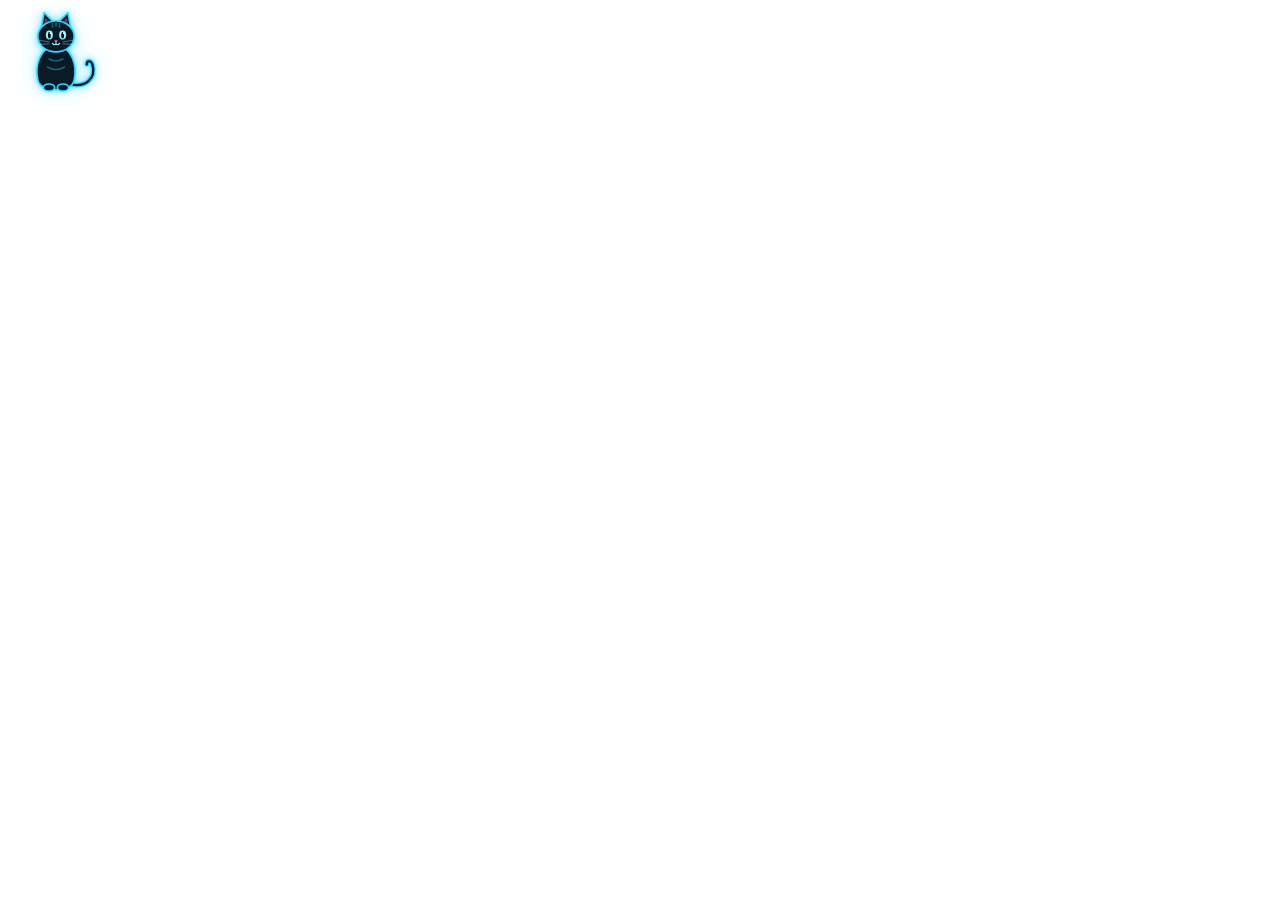
<file: Face/cat_walker.html>
<!DOCTYPE html>
<html>
<head>
<meta charset="utf-8">
<!-- AURA's cat on your desktop. While it travels, this transparent window
     covers the route and cat_stage.js animates the whole trip at full frame
     rate; while it rests next to the answer bubble, the window shrinks to
     just the cat. Click the cat to send it home. -->
<style>
  html, body { margin: 0; padding: 0; width: 100%; height: 100%; overflow: hidden; background: transparent; }
  #stage { position: absolute; inset: 0; pointer-events: none; }
  #props, .overlay { position: absolute; inset: 0; pointer-events: none; }
  #catwrap { position: absolute; left: 0; top: 0; width: 112px; height: 98px; will-change: transform;
    transform-origin: 56px 98px; pointer-events: auto; cursor: pointer; }
  .prop { position: absolute; will-change: transform; pointer-events: none;
    filter: drop-shadow(0 0 3px rgba(58,214,255,.55)); }
  .prop svg { display: block; overflow: visible; }
  .grow-up { transform-origin: bottom; transform: scaleY(0); }
  .poof { animation: poof .6s ease-out forwards; }
  @keyframes poof { from { opacity: 1; transform: scale(.4); } to { opacity: 0; transform: scale(1.4); } }
  .sparkle { animation: sparkle .7s ease-out forwards; }
  @keyframes sparkle { from { opacity: 1; transform: scale(.3) rotate(0); } to { opacity: 0; transform: scale(1.5) rotate(90deg); } }
  .flutter svg { animation: flutter .12s ease-in-out infinite alternate; transform-origin: center; }
  @keyframes flutter { to { transform: scaleX(.3); } }
  .jet .flame { animation: flame .08s ease-in-out infinite alternate; transform-origin: 20px 38px; }
  @keyframes flame { to { transform: scaleY(1.45); } }
  .portal svg { animation: portal 1s linear infinite; }
  @keyframes portal { 50% { filter: drop-shadow(0 0 10px #a78bfa) brightness(1.4); } }
  .drop-in { animation: dropin .3s cubic-bezier(.3,1.5,.5,1); }
  @keyframes dropin { from { transform: translateY(-60px); opacity: 0; } }
  .quip { position: absolute; width: 112px; text-align: center; font: 700 13px 'Segoe UI', sans-serif; color: #04131c;
    pointer-events: none; animation: quip 1.4s ease-out forwards; }
  .quip { background: #e9fdff; border: 2px solid #3ad6ff; border-radius: 12px; padding: 4px 6px; width: auto; min-width: 60px;
    white-space: nowrap; box-shadow: 0 0 10px rgba(58,214,255,.5); }
  @keyframes quip { 0% { opacity: 0; transform: translateY(8px) scale(.8); } 15% { opacity: 1; transform: none; } 80% { opacity: 1; } 100% { opacity: 0; transform: translateY(-10px); } }
</style>
<script src="cat.js"></script>
</head>
<body>
<div id="stage"><div id="props"></div><div id="catwrap" title="Click me to send me home"></div></div>
<script src="cat_stage.js"></script>
</body>
</html>
</file>
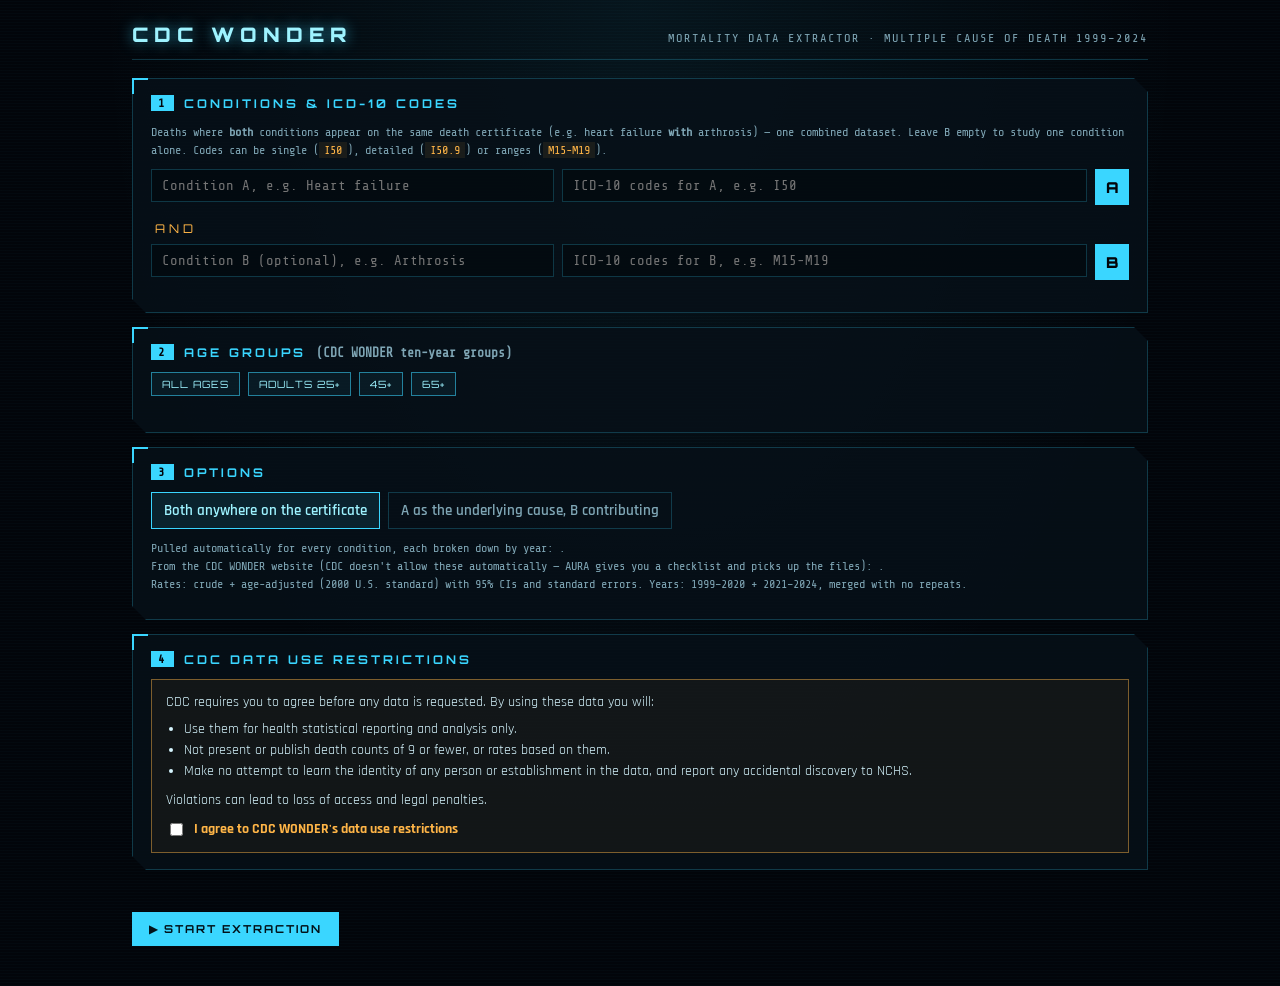
<file: Face/cdc_wonder.html>
<!DOCTYPE html>
<html lang="en">
<head>
<meta charset="utf-8">
<meta name="viewport" content="width=device-width, initial-scale=1">
<title>AURA - CDC WONDER</title>
<link rel="preconnect" href="https://fonts.googleapis.com">
<link href="https://fonts.googleapis.com/css2?family=Orbitron:wght@500;700;900&family=Rajdhani:wght@500;600;700&family=Share+Tech+Mono&display=swap" rel="stylesheet">
<style>
  :root {
    --bg: #02050a; --panel: rgba(6, 16, 24, 0.85); --line: rgba(58, 214, 255, 0.22); --line-strong: rgba(58, 214, 255, 0.55);
    --cyan: #3ad6ff; --cyan-bright: #9ef3ff; --cyan-dim: #1b6a80; --amber: #ffb547; --red: #ff5a6a; --green: #4ef0a3;
    --text: #d6f6ff; --text-dim: #7fa6b5; --text-faint: #3c6273;
    --f-head: 'Orbitron', 'Segoe UI', sans-serif; --f-ui: 'Rajdhani', 'Segoe UI', sans-serif; --f-mono: 'Share Tech Mono', 'Consolas', monospace;
  }
  * { box-sizing: border-box; }
  html, body { margin: 0; min-height: 100%; background: var(--bg); color: var(--text); font-family: var(--f-ui); font-size: 15px; }
  body { background: radial-gradient(ellipse at 50% 0%, rgba(58,214,255,0.08), transparent 60%), repeating-linear-gradient(0deg, rgba(58,214,255,0.02) 0 1px, transparent 1px 3px), var(--bg); }
  button, input, select { font-family: var(--f-ui); }
  .wrap { max-width: 1060px; margin: 0 auto; padding: 22px 22px 40px; }
  header { display: flex; align-items: baseline; justify-content: space-between; border-bottom: 1px solid var(--line); padding-bottom: 12px; margin-bottom: 18px; }
  header .t { font-family: var(--f-head); font-weight: 900; font-size: 20px; letter-spacing: 6px; color: var(--cyan-bright); text-shadow: 0 0 14px rgba(58,214,255,.7); }
  header .s { font-family: var(--f-mono); font-size: 12px; letter-spacing: 2px; color: var(--text-dim); }
  .panel { background: var(--panel); border: 1px solid var(--line); padding: 16px 18px; margin-bottom: 14px; position: relative;
    clip-path: polygon(0 0, calc(100% - 14px) 0, 100% 14px, 100% 100%, 14px 100%, 0 calc(100% - 14px)); }
  .panel::before { content: ""; position: absolute; top: -1px; left: -1px; width: 14px; height: 14px; border-top: 2px solid var(--cyan); border-left: 2px solid var(--cyan); }
  h2 { font-family: var(--f-head); font-size: 12px; letter-spacing: 3px; color: var(--cyan); margin: 0 0 12px; display: flex; gap: 10px; align-items: center; }
  h2 .n { font-family: var(--f-mono); color: var(--bg); background: var(--cyan); padding: 1px 7px; }
  .hint { font-family: var(--f-mono); font-size: 12px; color: var(--text-dim); margin: 4px 0 10px; line-height: 1.5; }
  input[type=text] { background: rgba(3,10,16,0.9); border: 1px solid var(--line); color: var(--text); font-family: var(--f-mono); font-size: 14px; padding: 8px 10px; outline: 0; width: 100%; }
  input[type=text]:focus { border-color: var(--cyan); }
  .cond { display: grid; grid-template-columns: 1fr 1.3fr 34px; gap: 8px; margin-bottom: 8px; align-items: start; }
  .cond .msg { grid-column: 2 / 3; font-family: var(--f-mono); font-size: 11px; margin-top: -4px; }
  .cond .msg.bad { color: var(--red); } .cond .msg.ok { color: var(--green); } .cond .msg.sug { color: var(--amber); }
  .tagAB { font-family: var(--f-head); color: var(--bg); background: var(--cyan); height: 36px; display: flex; align-items: center; justify-content: center; font-weight: 900; }
  .andsep { font-family: var(--f-head); letter-spacing: 4px; color: var(--amber); font-size: 12px; margin: 2px 0 8px; padding-left: 4px; }
  .x { background: none; border: 1px solid var(--line); color: var(--text-dim); height: 36px; cursor: pointer; }
  .x:hover { color: var(--red); border-color: var(--red); }
  .btn { border: 1px solid var(--line-strong); background: rgba(58,214,255,0.06); color: var(--cyan-bright); font-family: var(--f-head); font-size: 11px;
    letter-spacing: 2px; padding: 9px 16px; cursor: pointer; }
  .btn:hover { background: rgba(58,214,255,0.15); box-shadow: 0 0 14px rgba(58,214,255,0.3); }
  .btn.primary { background: var(--cyan); color: #02121a; font-weight: 700; }
  .btn.primary:hover { background: var(--cyan-bright); }
  .btn.small { font-size: 10px; padding: 5px 10px; letter-spacing: 1px; }
  .btn:disabled { opacity: .4; cursor: default; }
  .ages { display: grid; grid-template-columns: repeat(6, 1fr); gap: 6px; }
  .age { border: 1px solid var(--line); padding: 7px 6px; text-align: center; cursor: pointer; user-select: none; font-weight: 600; font-size: 14px; color: var(--text-dim); }
  .age.on { border-color: var(--cyan); color: var(--cyan-bright); background: rgba(58,214,255,0.12); box-shadow: inset 0 0 10px rgba(58,214,255,0.15); }
  .row { display: flex; gap: 8px; flex-wrap: wrap; align-items: center; }
  .radio { display: flex; gap: 8px; }
  .radio label { border: 1px solid var(--line); padding: 8px 12px; cursor: pointer; font-weight: 600; color: var(--text-dim); }
  .radio input { display: none; }
  .radio input:checked + span { color: var(--cyan-bright); }
  .radio label:has(input:checked) { border-color: var(--cyan); background: rgba(58,214,255,0.1); }
  .terms { border: 1px solid rgba(255,181,71,0.45); background: rgba(255,181,71,0.05); padding: 12px 14px; font-size: 14px; line-height: 1.5; }
  .terms ul { margin: 6px 0 8px 18px; padding: 0; }
  .terms label { display: flex; gap: 8px; align-items: center; font-weight: 700; color: var(--amber); cursor: pointer; }
  .summary { font-family: var(--f-mono); font-size: 13px; color: var(--text-dim); margin: 10px 0; }
  #err { color: var(--red); font-weight: 600; margin: 8px 0; min-height: 20px; }
  .bar { height: 8px; background: rgba(58,214,255,0.1); margin: 10px 0; }
  .bar i { display: block; height: 100%; background: linear-gradient(90deg, var(--cyan-dim), var(--cyan)); box-shadow: 0 0 10px var(--cyan); transition: width .6s; }
  .big { font-family: var(--f-head); font-size: 22px; color: var(--cyan-bright); }
  .mono { font-family: var(--f-mono); font-size: 13px; color: var(--text-dim); }
  table { width: 100%; border-collapse: collapse; }
  th, td { text-align: left; padding: 7px 8px; border-bottom: 1px dashed rgba(58,214,255,0.14); font-size: 14px; vertical-align: top; }
  th { font-family: var(--f-mono); font-size: 11px; letter-spacing: 1px; color: var(--text-dim); font-weight: normal; }
  .ok { color: var(--green); } .wait { color: var(--amber); } .bad { color: var(--red); }
  ol.steps { margin: 6px 0 0 18px; padding: 0; line-height: 1.6; }
  ol.steps b { color: var(--cyan-bright); }
  code { font-family: var(--f-mono); color: var(--amber); background: rgba(255,181,71,0.08); padding: 1px 5px; }
  .copy { cursor: pointer; border: 1px solid var(--line); background: none; color: var(--cyan); font-family: var(--f-mono); font-size: 11px; padding: 1px 6px; margin-left: 4px; }
  .outputs li { margin: 6px 0; }
  .hidden { display: none; }
</style>
</head>
<body>
<div class="wrap">
  <header><div class="t">CDC WONDER</div><div class="s">MORTALITY DATA EXTRACTOR · MULTIPLE CAUSE OF DEATH 1999–2024</div></header>

  <!-- ===================== SETUP ===================== -->
  <div id="setup">
    <section class="panel">
      <h2><span class="n">1</span> CONDITIONS &amp; ICD-10 CODES</h2>
      <div class="hint">Deaths where <b>both</b> conditions appear on the same death certificate (e.g. heart failure <b>with</b> arthrosis) — one combined dataset.
        Leave B empty to study one condition alone. Codes can be single (<code>I50</code>), detailed (<code>I50.9</code>) or ranges (<code>M15-M19</code>).</div>
      <div class="cond" id="condA">
        <input type="text" placeholder="Condition A, e.g. Heart failure">
        <input type="text" placeholder="ICD-10 codes for A, e.g. I50">
        <span class="tagAB">A</span>
        <div class="msg"></div>
      </div>
      <div class="andsep">AND</div>
      <div class="cond" id="condB">
        <input type="text" placeholder="Condition B (optional), e.g. Arthrosis">
        <input type="text" placeholder="ICD-10 codes for B, e.g. M15-M19">
        <span class="tagAB">B</span>
        <div class="msg"></div>
      </div>
    </section>

    <section class="panel">
      <h2><span class="n">2</span> AGE GROUPS <span class="mono" style="letter-spacing:0">(CDC WONDER ten-year groups)</span></h2>
      <div class="row" style="margin-bottom:10px">
        <button class="btn small" data-preset="all">ALL AGES</button>
        <button class="btn small" data-preset="25">ADULTS 25+</button>
        <button class="btn small" data-preset="45">45+</button>
        <button class="btn small" data-preset="65">65+</button>
      </div>
      <div class="ages" id="ages"></div>
      <div class="hint" id="ageNote"></div>
    </section>

    <section class="panel">
      <h2><span class="n">3</span> OPTIONS</h2>
      <div class="row" style="justify-content:space-between">
        <div class="radio">
          <label><input type="radio" name="cause" value="multiple" checked><span id="causeMulti">Both anywhere on the certificate</span></label>
          <label><input type="radio" name="cause" value="underlying"><span id="causeUnder">A as the underlying cause, B contributing</span></label>
        </div>
      </div>
      <div class="hint" style="margin-top:10px">
        Pulled automatically for every condition, each broken down by year: <span id="apiList"></span>.<br>
        From the CDC WONDER website (CDC doesn't allow these automatically — AURA gives you a checklist and picks up the files):
        <span id="webList"></span>.<br>
        Rates: crude + age-adjusted (2000 U.S. standard) with 95% CIs and standard errors. Years: 1999–2020 + 2021–2024, merged with no repeats.
      </div>
    </section>

    <section class="panel" id="termsPanel">
      <h2><span class="n">4</span> CDC DATA USE RESTRICTIONS</h2>
      <div class="terms">
        CDC requires you to agree before any data is requested. By using these data you will:
        <ul>
          <li>Use them for health statistical reporting and analysis only.</li>
          <li>Not present or publish death counts of 9 or fewer, or rates based on them.</li>
          <li>Make no attempt to learn the identity of any person or establishment in the data, and report any accidental discovery to NCHS.</li>
        </ul>
        Violations can lead to loss of access and legal penalties.
        <label style="margin-top:8px"><input type="checkbox" id="terms"> I agree to CDC WONDER's data use restrictions</label>
      </div>
    </section>

    <div class="summary" id="summary"></div>
    <div id="err"></div>
    <button class="btn primary" id="startBtn">▶ START EXTRACTION</button>
  </div>

  <!-- ===================== RUNNING ===================== -->
  <div id="running" class="hidden">
    <section class="panel">
      <h2><span class="n">A</span> AUTOMATIC PART · CDC WONDER API</h2>
      <div class="row" style="justify-content:space-between">
        <div class="big" id="progText">0 / 0 queries</div>
        <div class="mono" id="eta"></div>
      </div>
      <div class="bar"><i id="progBar" style="width:0%"></i></div>
      <div class="mono" id="now"></div>
      <div class="mono bad" id="fails"></div>
      <div class="hint">CDC asks automated tools to send one query every 2 minutes, so this runs in the background — you can close this window and keep using AURA. You'll hear when it's done.</div>
      <div class="row"><button class="btn small" id="stopBtn">■ STOP</button></div>
    </section>

    <section class="panel">
      <h2><span class="n">B</span> YOUR PART · LOCATION DATA FROM THE WEBSITE</h2>
      <div class="hint">Do this while the automatic part runs. Each export you save lands in Downloads and AURA ticks it off below automatically.</div>
      <table id="checklist"><thead><tr><th>CONDITION</th><th>GROUP BY</th><th>DATASET</th><th>STATUS</th></tr></thead><tbody></tbody></table>
      <div class="row" style="margin:12px 0 4px">
        <button class="btn small" data-open="D77">OPEN CDC WONDER 1999–2020</button>
        <button class="btn small" data-open="D157">OPEN CDC WONDER 2018–2024</button>
        <button class="btn small" id="addFile">+ ADD AN EXPORTED FILE MANUALLY</button>
      </div>
      <ol class="steps" id="steps"></ol>
    </section>

    <section class="panel">
      <h2><span class="n">C</span> EXCEL WORKBOOKS</h2>
      <div class="hint">Built automatically when the API part finishes (and rebuilt once all website exports are in). You can also build now with whatever is ready.</div>
      <ul class="outputs" id="outputs"></ul>
      <div class="row"><button class="btn small" id="buildBtn">⟳ BUILD / REBUILD EXCEL NOW</button> <button class="btn small" id="newBtn">+ NEW EXTRACTION</button></div>
    </section>
  </div>
</div>

<script>
const $ = (id) => document.getElementById(id);
const api = () => (window.pywebview && window.pywebview.api) ? window.pywebview.api : null;
function el(tag, cls, text) { const e = document.createElement(tag); if (cls) e.className = cls; if (text != null) e.textContent = text; return e; }
let setup = null, selectedAges = new Set(), pollTimer = null, gap = 120;

/* ---------------- conditions A and B */
function wire(rowId) {
  const row = $(rowId), [n, c] = row.querySelectorAll('input'), msg = row.querySelector('.msg');
  let t = null;
  c.addEventListener('input', () => { row.dataset.suggested = ''; clearTimeout(t); t = setTimeout(() => validate(c, msg, false), 350); });
  n.addEventListener('input', () => { summary(); causeLabels(); });
}
function fillRow(rowId, name, codes, suggested) {
  const row = $(rowId), [n, c] = row.querySelectorAll('input'), msg = row.querySelector('.msg');
  n.value = name || ''; c.value = codes || ''; row.dataset.suggested = suggested ? '1' : '';
  msg.textContent = ''; if (codes) validate(c, msg, suggested);
}
async function validate(input, msg, keepSuggested) {
  if (!api() || !input.value.trim()) { msg.textContent = ''; summary(); return; }
  const r = JSON.parse(await api().check_codes(input.value));
  if (r.errors.length) { msg.className = 'msg bad'; msg.textContent = 'Not recognised: ' + r.errors.join(', '); }
  else if (keepSuggested) { msg.className = 'msg sug'; msg.textContent = '⚠ AI-suggested — please check: ' + r.codes.join(', '); }
  else { msg.className = 'msg ok'; msg.textContent = '✓ ' + r.codes.length + ' code(s): ' + r.codes.join(', '); }
  summary();
}
const rowVal = (id) => { const [n, c] = $(id).querySelectorAll('input'); return { name: n.value.trim(), codes: c.value.trim() }; };
function causeLabels() {
  const A = rowVal('condA').name || 'A', B = rowVal('condB').name;
  $('causeMulti').textContent = B ? `Both anywhere on the certificate (${A} AND ${B})` : `${A} anywhere on the certificate`;
  $('causeUnder').textContent = B ? `Died from ${A} (underlying), with ${B} contributing` : `${A} as the underlying cause only`;
}
wire('condA'); wire('condB');

/* ---------------- ages */
function renderAges() {
  const box = $('ages'); box.innerHTML = '';
  setup.ages.forEach(a => {
    const d = el('div', 'age' + (selectedAges.has(a.value) ? ' on' : ''), a.label);
    d.onclick = () => { selectedAges.has(a.value) ? selectedAges.delete(a.value) : selectedAges.add(a.value); renderAges(); summary(); };
    box.appendChild(d);
  });
  $('ageNote').textContent = selectedAges.size ? `${selectedAges.size} group(s) selected — age-adjusted rates are standardised over these ages.` : 'No groups selected = all ages.';
}
document.querySelectorAll('[data-preset]').forEach(b => b.onclick = () => {
  const p = b.dataset.preset; selectedAges.clear();
  if (p !== 'all') setup.ages.forEach(a => { const m = a.value.match(/^(\d+)/); if (m && +m[1] >= +p) selectedAges.add(a.value); });
  renderAges(); summary();
});

/* ---------------- summary + start */
function summary() {
  if (!setup) return;
  const A = rowVal('condA'), B = rowVal('condB');
  const q = setup.api_groupings.length * 2;
  const who = A.name ? (B.name ? `${A.name} AND ${B.name} (deaths with both)` : A.name) : '';
  $('summary').textContent = who ? `${who} · ${setup.api_groupings.length} groupings × 2 datasets = ${q} automatic queries · about ${Math.round(q * gap / 60)} minutes in the background.` : '';
}
$('startBtn').onclick = async () => {
  $('err').textContent = '';
  const spec = { a: rowVal('condA'), b: rowVal('condB'), ages: [...selectedAges], cause: document.querySelector('input[name=cause]:checked').value,
                 accept_terms: setup.consented || $('terms').checked };
  if (!spec.accept_terms) { $('err').textContent = 'Please tick the box to accept CDC WONDER\'s data use restrictions first.'; return; }
  $('startBtn').disabled = true;
  const r = JSON.parse(await api().start(JSON.stringify(spec)));
  $('startBtn').disabled = false;
  if (r.error) { $('err').textContent = r.error; return; }
  showRunning(r.status);
};

/* ---------------- running view */
function showRunning(st) { $('setup').classList.add('hidden'); $('running').classList.remove('hidden'); renderStatus(st); startPolling(); }
function startPolling() { clearInterval(pollTimer); pollTimer = setInterval(async () => { if (api()) renderStatus(JSON.parse(await api().status())); }, 2000); }
let stepsFor = '';
function renderStatus(st) {
  if (!st) return;
  $('progText').textContent = `${st.done} / ${st.total} queries`;
  $('progBar').style.width = (st.done / st.total * 100) + '%';
  const stateText = { running: 'RUNNING', api_done: 'AUTOMATIC PART COMPLETE', stopped: 'STOPPED' }[st.state] || st.state.toUpperCase();
  $('eta').textContent = st.state === 'running' ? `${stateText} · ~${st.eta_minutes} min left` : stateText;
  $('now').textContent = st.running ? `Querying: ${st.running}` : (st.next_in ? `Next query in ${st.next_in}s (CDC's 2-minute spacing)` : '');
  $('fails').textContent = st.failed.length ? 'Failed: ' + st.failed.join(' | ') : '';
  const tb = $('checklist').querySelector('tbody'); tb.innerHTML = '';
  st.checklist.forEach(c => { const tr = el('tr'); tr.append(el('td', null, c.condition), el('td', null, c.grouping), el('td', null, c.dataset),
    el('td', c.file ? 'ok' : 'wait', c.file ? '✓ ' + c.file : 'waiting for export…')); tb.appendChild(tr); });
  const ul = $('outputs'); ul.innerHTML = '';
  (st.outputs || []).forEach(p => { const li = el('li'); const b = el('button', 'btn small', 'OPEN'); b.onclick = () => api().open_path(p);
    li.append(b, document.createTextNode('  ' + p.split(/[\\/]/).pop())); ul.appendChild(li); });
  if (!(st.outputs || []).length) ul.appendChild(el('li', 'mono', 'Not built yet.'));
  const sig = JSON.stringify([st.codes, st.ages, st.cause]);
  if (sig !== stepsFor) { stepsFor = sig; renderSteps(st); }
}
function copyBtn(text) { const b = el('button', 'copy', 'copy'); b.onclick = () => { navigator.clipboard.writeText(text); b.textContent = 'copied'; setTimeout(() => b.textContent = 'copy', 1200); }; return b; }
function renderSteps(st) {
  const ol = $('steps'); ol.innerHTML = '';
  const li = (html) => { const l = el('li'); l.innerHTML = html; ol.appendChild(l); return l; };
  li('Click <b>OPEN CDC WONDER 1999–2020</b> above, then click <b>I Agree</b>.');
  li('Section 1 (Organize table layout): <b>Group Results By</b> → Census Region (or State, or 2013 Urbanization), <b>And By</b> → Year. Under optional measures tick <b>Age Adjusted Rate</b>, <b>95% Confidence Interval</b> and <b>Standard Error</b>.');
  const ageText = st.ages.join(', ');
  const a = li(`Section 3 (Demographics): <b>Ten-Year Age Groups</b> → select <code>${ageText}</code> (Ctrl+click for several).`);
  Object.entries(st.codes).forEach(([name, codes]) => {
    const andCodes = (st.and_codes || {})[name];
    let l;
    if (st.cause === 'underlying') {
      l = li(`Section 6 (Select underlying cause of death): <b>ICD-10 Codes</b> → use <b>Search</b> to find and select each code for condition A (Ctrl+click for several): <code>${codes.join(', ')}</code>`);
      l.appendChild(copyBtn(codes.join(', ')));
      if (andCodes) { const l2 = li(`Section 7 (Select multiple cause of death): choose <b>MCD - ICD-10 Codes</b>, <b>Search</b> each code for condition B, select it and click <b>Move Items Over &lt;&lt;&lt;</b> into the <b>"any of these items"</b> box: <code>${andCodes.join(', ')}</code>`); l2.appendChild(copyBtn(andCodes.join(', '))); }
    } else {
      l = li(`Section 7 (Select multiple cause of death): choose <b>MCD - ICD-10 Codes</b>. <b>Search</b> each code for condition A, select it and click <b>Move Items Over &lt;&lt;&lt;</b> into the <b>"any of these items"</b> box: <code>${codes.join(', ')}</code>`);
      l.appendChild(copyBtn(codes.join(', ')));
      if (andCodes) { const l2 = li(`Still in Section 7: do the same for condition B but move them into the <b>"AND any of these items"</b> box: <code>${andCodes.join(', ')}</code>`); l2.appendChild(copyBtn(andCodes.join(', '))); }
    }
  });
  li('Section 8 (Other options): tick <b>Export Results</b>, choose export format <b>TSV</b>, and tick <b>Show Zero Values</b> and <b>Show Suppressed Values</b>. Click <b>Send</b> — the file downloads and AURA picks it up.');
  li('Press your browser\'s <b>Back</b> button, change only the Group By (Census Region → State → 2013 Urbanization) and Send again. Then repeat everything on <b>2018–2024</b>.');
}
document.querySelectorAll('[data-open]').forEach(b => b.onclick = () => api()?.open_website(b.dataset.open));
$('addFile').onclick = async () => { const r = JSON.parse(await api().add_export_file()); renderStatus(r.status); };
$('buildBtn').onclick = async () => { $('buildBtn').disabled = true; const r = JSON.parse(await api().build()); $('buildBtn').disabled = false; renderStatus(r.status); };
$('stopBtn').onclick = () => api()?.stop();
$('newBtn').onclick = () => { clearInterval(pollTimer); $('running').classList.add('hidden'); $('setup').classList.remove('hidden'); };

/* ---------------- start */
async function init() {
  setup = JSON.parse(await api().get_setup()); gap = setup.gap_seconds || 120;
  $('apiList').textContent = setup.api_groupings.join(', ');
  $('webList').textContent = setup.web_groupings.join(', ');
  $('termsPanel').classList.toggle('hidden', setup.consented);
  selectedAges.clear();
  const pre = setup.prefill, cs = (pre && pre.conditions) || [];
  fillRow('condA', cs[0] && cs[0].name, cs[0] && cs[0].codes, cs[0] && cs[0].suggested);
  fillRow('condB', cs[1] && cs[1].name, cs[1] && cs[1].codes, cs[1] && cs[1].suggested);
  causeLabels();
  if (pre && pre.ages) pre.ages.forEach(a => selectedAges.add(a));
  if (pre && pre.cause === 'underlying') document.querySelector('input[value=underlying]').checked = true;
  renderAges(); summary();
  if (setup.status && ['running', 'api_done', 'stopped'].includes(setup.status.state)) showRunning(setup.status);
}
window.cdcRefresh = init;
if (api()) init(); else window.addEventListener('pywebviewready', init);
</script>
</body>
</html>
</file>
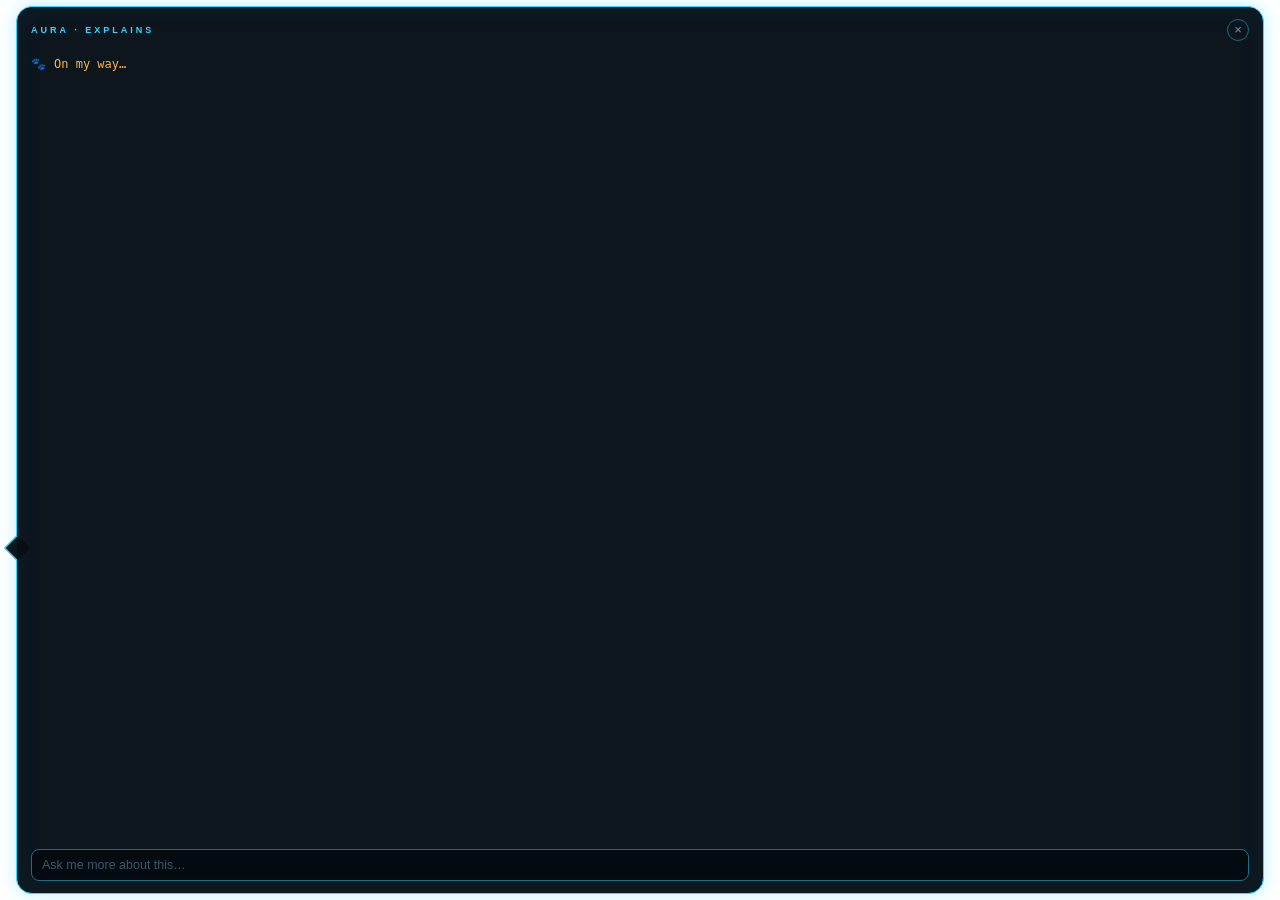
<file: Face/explain_popup.html>
<!DOCTYPE html>
<html>
<head>
<meta charset="utf-8">
<!-- The cat's speech bubble: shows what the highlighted word/phrase means,
     with web sources and a box for follow-up questions. Lives in its own
     transparent window right next to the walking cat. -->
<style>
  * { box-sizing: border-box; }
  html, body {
    margin: 0; padding: 0; width: 100%; height: 100%; overflow: hidden;
    background: transparent; font-family: 'Segoe UI', sans-serif; color: #d6f6ff;
  }
  .wrap { position: absolute; inset: 6px 16px; }
  .bubble {
    position: absolute; inset: 0;
    background: rgba(6,14,22,0.97); border: 1.5px solid #3ad6ff; border-radius: 16px;
    box-shadow: 0 0 18px rgba(58,214,255,0.35), inset 0 0 30px rgba(58,214,255,0.05);
    padding: 12px 14px 12px; display: flex; flex-direction: column; gap: 8px;
    transform-origin: var(--tail-x, 0%) var(--tail-y, 60%);
  }
  .bubble.pop { animation: popin .26s cubic-bezier(.3,1.5,.5,1); }
  @keyframes popin { from { transform: scale(0.6); opacity: 0; } to { transform: scale(1); opacity: 1; } }

  /* tail pointing at the cat */
  .tail { position: absolute; width: 18px; height: 18px; background: rgba(6,14,22,0.97);
    border: 1.5px solid #3ad6ff; transform: rotate(45deg); top: var(--tail-top, 60%); }
  .tail.left { left: -9px; border-right: 0; border-top: 0; }
  .tail.right { right: -9px; border-left: 0; border-bottom: 0; }

  .top { display: flex; align-items: center; gap: 8px; flex-shrink: 0; }
  .badge { font: 700 9px 'Orbitron', 'Segoe UI', sans-serif; letter-spacing: 3px; color: #3ad6ff; flex: 1; }
  .app { font: 10px 'Consolas', monospace; color: #4a7b8c; max-width: 160px; white-space: nowrap; overflow: hidden; text-overflow: ellipsis; }
  .close { background: none; border: 1px solid #1b6a80; color: #6f97a6; width: 22px; height: 22px; border-radius: 50%;
    cursor: pointer; font-size: 13px; line-height: 18px; padding: 0; }
  .close:hover { color: #fff; border-color: #3ad6ff; }

  .phrase { font: 600 17px 'Segoe UI', sans-serif; color: #9ef3ff; flex-shrink: 0; max-height: 46px; overflow: hidden;
    text-shadow: 0 0 10px rgba(58,214,255,.45); word-break: break-word; }
  .phrase.long { font-size: 12px; font-weight: 400; font-style: italic; color: #8fbfcf; }

  .status { font: 12px 'Consolas', monospace; color: #ffb547; display: flex; align-items: center; gap: 8px; flex-shrink: 0; }
  .status .paw { display: inline-block; animation: paw 0.9s ease-in-out infinite; }
  @keyframes paw { 50% { transform: translateY(-3px) rotate(-12deg); } }
  .status.hidden { display: none; }

  .body { flex: 1; min-height: 0; overflow-y: auto; padding-right: 4px; }
  .body::-webkit-scrollbar { width: 5px; } .body::-webkit-scrollbar-thumb { background: #1b6a80; border-radius: 3px; }
  .headline { font-size: 14px; font-weight: 600; color: #ffffff; margin-bottom: 6px; line-height: 1.35; }
  .explain { font-size: 13px; line-height: 1.5; color: #cfeaf3; }
  .foryou { margin-top: 8px; font-size: 12.5px; line-height: 1.45; color: #d9c8ff;
    border-left: 2px solid #a78bfa; padding: 4px 8px; background: rgba(167,139,250,0.07); border-radius: 0 6px 6px 0; }
  .foryou b { color: #a78bfa; font-weight: 600; }
  .sources { display: flex; flex-wrap: wrap; gap: 5px; margin-top: 9px; }
  .src { font: 10.5px 'Consolas', monospace; color: #3ad6ff; border: 1px solid #1b6a80; border-radius: 10px;
    padding: 2px 8px; cursor: pointer; background: rgba(58,214,255,0.05); max-width: 170px;
    white-space: nowrap; overflow: hidden; text-overflow: ellipsis; }
  .src:hover { border-color: #3ad6ff; color: #fff; }
  .err { color: #ff8f9a; font-size: 13px; }

  #askInput {
    width: 100%; flex-shrink: 0;
    background: rgba(3,10,16,0.9); border: 1px solid #1c6e85; border-radius: 8px;
    color: #d9f4ff; font: 12.5px 'Segoe UI', sans-serif; padding: 8px 10px; outline: none;
  }
  #askInput:focus { border-color: #3ad6ff; box-shadow: 0 0 8px rgba(58,214,255,0.3); }
  #askInput::placeholder { color: #3a5866; }
</style>
</head>
<body>
<div class="wrap">
  <div class="bubble" id="bubble">
    <div class="tail left" id="tail"></div>
    <div class="top">
      <div class="badge">AURA · EXPLAINS</div>
      <div class="app" id="app"></div>
      <button class="close" id="closeBtn" title="Send the cat home (Esc)">&times;</button>
    </div>
    <div class="phrase" id="phrase"></div>
    <div class="status" id="status"><span class="paw">&#128062;</span><span id="statusText">On my way…</span></div>
    <div class="body" id="body"></div>
    <input id="askInput" type="text" placeholder="Ask me more about this…" autocomplete="off" spellcheck="false">
  </div>
</div>
<script>
const $ = (id) => document.getElementById(id);
const api = () => (window.pywebview && window.pywebview.api) || null;

function el(tag, cls, text) {
  const e = document.createElement(tag);
  if (cls) e.className = cls;
  if (text != null) e.textContent = text;
  return e;
}

$('closeBtn').onclick = () => api() && api().close();
document.addEventListener('keydown', (e) => { if (e.key === 'Escape' && api()) api().close(); });

$('askInput').addEventListener('keydown', async (e) => {
  const q = $('askInput').value.trim();
  if (e.key !== 'Enter' || !q || !api()) return;
  $('askInput').value = '';
  window.setStage('Thinking about that…');
  await api().ask(q);
});

// ---- called from Python ----
window.setTail = function (side, topPx) {
  const t = $('tail');
  t.className = 'tail ' + (side === 'right' ? 'right' : 'left');
  document.documentElement.style.setProperty('--tail-top', topPx + 'px');
  document.documentElement.style.setProperty('--tail-x', side === 'right' ? '100%' : '0%');
  document.documentElement.style.setProperty('--tail-y', topPx + 'px');
};

window.resetBubble = function ({ phrase, app }) {
  const p = $('phrase');
  p.textContent = phrase.length > 140 ? '“' + phrase.slice(0, 140) + '…”' : phrase;
  p.classList.toggle('long', phrase.length > 60);
  $('app').textContent = app ? 'in ' + app : '';
  $('app').title = app || '';
  $('body').innerHTML = '';
  $('askInput').value = '';
  window.setStage('Hmm, let me look into this…');
  const b = $('bubble'); b.classList.remove('pop'); void b.offsetWidth; b.classList.add('pop');
};

window.setStage = function (text) {
  $('status').classList.remove('hidden');
  $('statusText').textContent = text;
};

window.showAnswer = function (a) {
  $('status').classList.add('hidden');
  const body = $('body');
  body.innerHTML = '';
  if (a.headline) body.appendChild(el('div', 'headline', a.headline));
  if (a.explanation) body.appendChild(el('div', 'explain', a.explanation));
  if (a.for_you) {
    const f = el('div', 'foryou');
    f.append(el('b', null, 'For you: '), document.createTextNode(a.for_you));
    body.appendChild(f);
  }
  if (a.sources && a.sources.length) {
    const s = el('div', 'sources');
    for (const src of a.sources) {
      const chip = el('span', 'src', '↗ ' + (src.domain || src.title || 'source'));
      chip.title = (src.title || '') + '\n' + src.url;
      chip.onclick = () => api() && api().open_url(src.url);
      s.appendChild(chip);
    }
    body.appendChild(s);
  }
  body.scrollTop = 0;
};

window.showError = function (text) {
  $('status').classList.add('hidden');
  $('body').innerHTML = '';
  $('body').appendChild(el('div', 'err', text));
};

window.focusAsk = () => $('askInput').focus();
</script>
</body>
</html>
</file>
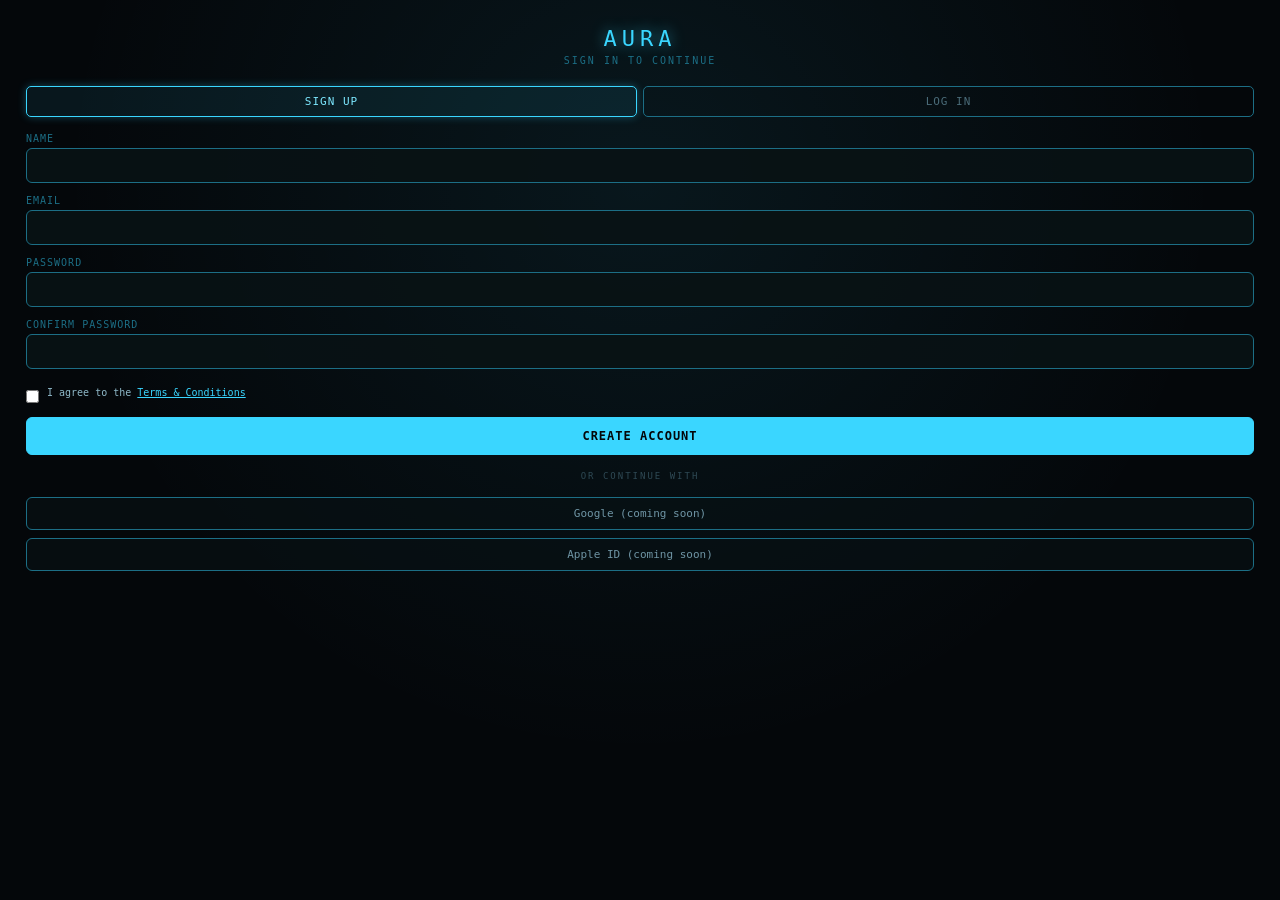
<file: Face/login.html>
<!DOCTYPE html>
<html>
<head>
<meta charset="utf-8">
<title>AURA - Sign In</title>
<style>
  * { box-sizing: border-box; }
  html, body {
    margin: 0; padding: 0; width: 100%; height: 100%; overflow: hidden;
    background: #04070a; font-family: 'Consolas', 'Segoe UI', monospace; color: #d9f4ff;
  }
  body {
    display: flex; flex-direction: column; padding: 26px;
    background: radial-gradient(circle at 50% 20%, rgba(58,214,255,0.08), transparent 60%), #04070a;
  }
  h1 { text-align:center; font-weight:300; letter-spacing:5px; font-size:22px; color:#3ad6ff; margin:0 0 4px 0; text-shadow:0 0 14px rgba(58,214,255,0.6); }
  .subtitle { text-align:center; font-size:10px; letter-spacing:2px; color:#1c6e85; text-transform:uppercase; margin-bottom:20px; }

  .tabs { display:flex; gap:6px; margin-bottom:16px; }
  .tab-btn { flex:1; text-align:center; padding:8px; font-size:11px; letter-spacing:1px; text-transform:uppercase; color:#4a6b78; border:1px solid #1c6e85; border-radius:5px; cursor:pointer; }
  .tab-btn.active { color:#7de8ff; border-color:#3ad6ff; background:rgba(58,214,255,0.08); box-shadow:0 0 8px rgba(58,214,255,0.3); }

  label { font-size:10px; color:#1c6e85; text-transform:uppercase; letter-spacing:1px; margin-bottom:4px; display:block; }
  input[type="text"], input[type="email"], input[type="password"] {
    width:100%; background:rgba(8,18,20,0.9); border:1px solid #1c6e85; color:#d9f4ff;
    font-family:'Consolas','Segoe UI',monospace; font-size:13px; padding:9px 11px; border-radius:6px; outline:none; margin-bottom:12px;
  }
  input:focus { border-color:#3ad6ff; box-shadow:0 0 8px rgba(58,214,255,0.3); }

  .terms-box { display:flex; align-items:flex-start; gap:8px; margin: 6px 0 14px 0; }
  .terms-box input { width:auto; margin: 3px 0 0 0; }
  .terms-box label { font-size:10px; color:#8fb9c9; text-transform:none; letter-spacing:0; cursor:pointer; }
  .terms-box a { color:#3ad6ff; text-decoration:underline; cursor:pointer; }

  #termsText {
    display:none; font-size:10px; color:#6f95a5; max-height:110px; overflow-y:auto;
    background:rgba(8,18,20,0.6); border:1px solid #1c6e85; border-radius:6px; padding:10px; margin-bottom:12px; line-height:1.5;
  }

  .btn { width:100%; padding:11px; border-radius:6px; border:1px solid #3ad6ff; background:#3ad6ff; color:#04070a;
    font-family:'Consolas','Segoe UI',monospace; font-size:12px; font-weight:bold; letter-spacing:1px; text-transform:uppercase; cursor:pointer; }
  .btn:hover { box-shadow:0 0 12px rgba(58,214,255,0.5); }
  .btn:disabled { opacity:0.5; cursor:default; }

  .divider { text-align:center; font-size:9px; color:#2f4a55; letter-spacing:2px; text-transform:uppercase; margin:16px 0; }

  .oauth-btn {
    width:100%; padding:9px; margin-bottom:8px; border-radius:6px; border:1px solid #1c6e85; background:rgba(8,18,20,0.6);
    color:#6f95a5; font-family:'Consolas','Segoe UI',monospace; font-size:11px; text-align:center; cursor:not-allowed;
  }

  .dev-btn {
    width:100%; padding:8px; margin-top:6px; border-radius:6px; border:1px dashed #f59e0b; background:transparent;
    color:#f59e0b; font-family:'Consolas','Segoe UI',monospace; font-size:11px; letter-spacing:1px; text-transform:uppercase; cursor:pointer;
  }
  .dev-btn:hover { background:rgba(245,158,11,0.08); }

  #errorMsg { color:#f87171; font-size:11px; text-align:center; margin-top:10px; min-height:14px; }
  #successMsg { color:#4ade80; font-size:12px; text-align:center; margin-top:16px; display:none; }
</style>
</head>
<body>
<h1>AURA</h1>
<div class="subtitle">sign in to continue</div>

<div class="tabs">
  <div class="tab-btn active" id="tabSignup">Sign Up</div>
  <div class="tab-btn" id="tabLogin">Log In</div>
</div>

<div id="signupForm">
  <label>Name</label>
  <input type="text" id="suName" autocomplete="name">
  <label>Email</label>
  <input type="email" id="suEmail" autocomplete="email">
  <label>Password</label>
  <input type="password" id="suPassword" autocomplete="new-password">
  <label>Confirm Password</label>
  <input type="password" id="suConfirm" autocomplete="new-password">

  <div class="terms-box">
    <input type="checkbox" id="suTerms">
    <label for="suTerms">I agree to the <a id="showTerms">Terms &amp; Conditions</a></label>
  </div>
  <div id="termsText">
    [PLACEHOLDER TERMS &amp; CONDITIONS - this is draft text only and has not
    been reviewed by a lawyer. Replace this before giving AURA to real users.]
    By creating an account you agree to use AURA responsibly, understand
    that it can control applications and files on your computer at your
    direction, and that your account email/name is stored via Firebase
    Authentication. AURA is provided as-is with no warranty.
  </div>

  <button class="btn" id="suSubmit">Create Account</button>
</div>

<div id="loginForm" style="display:none;">
  <label>Email</label>
  <input type="email" id="liEmail" autocomplete="email">
  <label>Password</label>
  <input type="password" id="liPassword" autocomplete="current-password">
  <button class="btn" id="liSubmit">Log In</button>
</div>

<div class="divider">or continue with</div>
<div class="oauth-btn" title="Coming soon">Google (coming soon)</div>
<div class="oauth-btn" title="Coming soon">Apple ID (coming soon)</div>

<!-- TEMPORARY dev bypass - only shown while DEV_LOGIN_BYPASS = True in config.py -->
<button class="dev-btn" id="devBypass" style="display:none;">Skip sign-in (dev)</button>

<div id="errorMsg"></div>
<div id="successMsg">Account created! Check your email to verify your address.</div>

<script>
document.getElementById('tabSignup').addEventListener('click', () => switchTab('signup'));
document.getElementById('tabLogin').addEventListener('click', () => switchTab('login'));

function switchTab(tab) {
  document.getElementById('tabSignup').classList.toggle('active', tab === 'signup');
  document.getElementById('tabLogin').classList.toggle('active', tab === 'login');
  document.getElementById('signupForm').style.display = tab === 'signup' ? 'block' : 'none';
  document.getElementById('loginForm').style.display = tab === 'login' ? 'block' : 'none';
  document.getElementById('errorMsg').textContent = '';
}

document.getElementById('showTerms').addEventListener('click', () => {
  const t = document.getElementById('termsText');
  t.style.display = t.style.display === 'block' ? 'none' : 'block';
});

document.getElementById('suSubmit').addEventListener('click', async () => {
  const btn = document.getElementById('suSubmit');
  btn.disabled = true;
  document.getElementById('errorMsg').textContent = '';

  const name = document.getElementById('suName').value;
  const email = document.getElementById('suEmail').value;
  const password = document.getElementById('suPassword').value;
  const confirm = document.getElementById('suConfirm').value;
  const agreed = document.getElementById('suTerms').checked;

  const raw = await window.pywebview.api.sign_up(name, email, password, confirm, agreed);
  const result = JSON.parse(raw);
  btn.disabled = false;

  if (!result.success) {
    document.getElementById('errorMsg').textContent = result.error;
  } else {
    document.getElementById('successMsg').style.display = 'block';
  }
});

// TEMPORARY dev bypass - the button only appears if config.py allows it.
async function initDevBypass() {
  const enabled = await window.pywebview.api.is_dev_bypass_enabled();
  if (enabled) document.getElementById('devBypass').style.display = 'block';
}
if (window.pywebview && window.pywebview.api) initDevBypass();
else window.addEventListener('pywebviewready', initDevBypass);

document.getElementById('devBypass').addEventListener('click', async () => {
  const raw = await window.pywebview.api.dev_bypass();
  const result = JSON.parse(raw);
  if (!result.success) document.getElementById('errorMsg').textContent = result.error;
});

document.getElementById('liSubmit').addEventListener('click', async () => {
  const btn = document.getElementById('liSubmit');
  btn.disabled = true;
  document.getElementById('errorMsg').textContent = '';

  const email = document.getElementById('liEmail').value;
  const password = document.getElementById('liPassword').value;

  const raw = await window.pywebview.api.log_in(email, password);
  const result = JSON.parse(raw);
  btn.disabled = false;

  if (!result.success) {
    document.getElementById('errorMsg').textContent = result.error;
  }
});
</script>
</body>
</html>
</file>
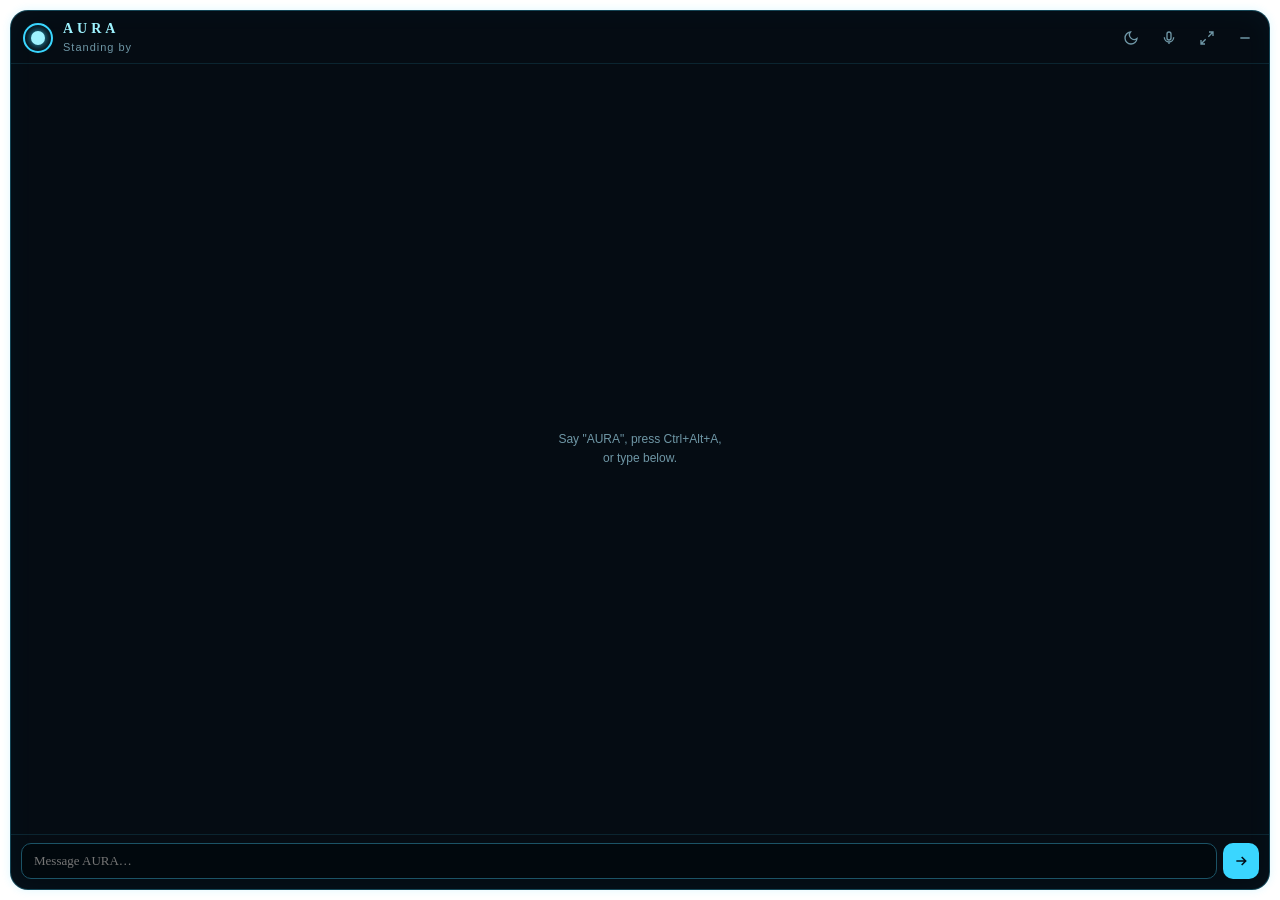
<file: Face/mini.html>
<!DOCTYPE html>
<html>
<head>
<meta charset="utf-8">
<!-- Mini AURA: the small always-on-top window (see mini_window.py). -->
<script src="skins/skins.js"></script>
<style>
  :root { --cyan: #3ad6ff; --cyan-bright: #9ef3ff; --line: rgba(58,214,255,0.28); --text: #d6f6ff; --dim: #6f97a6;
    --amber: #ffb547; --violet: #a78bfa; --panel: #050c13; }   /* solid: the window is cut to the panel's shape, nothing should show through */
  * { box-sizing: border-box; }
  html, body { margin: 0; height: 100%; overflow: hidden; background: transparent; font-family: 'Segoe UI', sans-serif; color: var(--text); }
  .panel { position: absolute; inset: 10px; background: var(--panel); border: 1px solid var(--line); border-radius: 18px;
    box-shadow: 0 0 8px rgba(58,214,255,0.16), inset 0 0 28px rgba(58,214,255,0.04);   /* glow must fade inside the window's 10px margin */ display: flex; flex-direction: column; overflow: hidden; }

  /* header (the drag handle) */
  .head { display: flex; align-items: center; gap: 10px; padding: 10px 10px 8px 12px; border-bottom: 1px solid rgba(58,214,255,0.12); cursor: move; }
  .orb { width: 30px; height: 30px; flex-shrink: 0; position: relative; }
  .orb i { position: absolute; inset: 0; border-radius: 50%; border: 2px solid var(--cyan); }
  .orb i:nth-child(2) { inset: 8px; background: var(--cyan-bright); border: 0; box-shadow: 0 0 10px var(--cyan); }
  .orb i:nth-child(1) { animation: breathe 3s ease-in-out infinite; }
  body.talking .orb i:nth-child(1) { animation: pulse .5s ease-in-out infinite; }
  body.thinking .orb i:nth-child(1) { border-color: var(--amber); border-style: dashed; animation: spin 1.2s linear infinite; }
  body.listening .orb i:nth-child(1) { border-color: #4ef0a3; animation: pulse .9s ease-in-out infinite; }
  body.listening .orb i:nth-child(2) { background: #4ef0a3; box-shadow: 0 0 12px #4ef0a3; }
  @keyframes breathe { 50% { transform: scale(1.08); opacity: .7; } }
  @keyframes pulse { 50% { transform: scale(1.25); opacity: .5; } }
  @keyframes spin { to { transform: rotate(360deg); } }
  .title { flex: 1; min-width: 0; }
  .title b { display: block; font: 800 14px 'Segoe UI'; letter-spacing: 4px; color: var(--cyan-bright); }
  .title span { font-size: 11px; color: var(--dim); letter-spacing: 1px; }
  .btn { width: 28px; height: 28px; border-radius: 8px; border: 1px solid transparent; background: none; color: var(--dim);
    cursor: pointer; display: grid; place-items: center; padding: 0; transition: background .15s, color .15s; }
  .btn:hover { background: rgba(58,214,255,0.1); color: var(--cyan-bright); }
  .btn.on { color: var(--violet); background: rgba(167,139,250,0.12); border-color: rgba(167,139,250,0.4); }
  .btn svg { width: 16px; height: 16px; }

  /* chat log */
  .log { flex: 1; min-height: 0; overflow-y: auto; padding: 10px 12px; display: flex; flex-direction: column; gap: 8px; }
  .log::-webkit-scrollbar { width: 4px; } .log::-webkit-scrollbar-thumb { background: #1b5366; border-radius: 2px; }
  .msg { max-width: 86%; padding: 7px 11px; border-radius: 14px; font-size: 13px; line-height: 1.45; word-wrap: break-word; animation: in .2s ease-out; }
  .msg.aura { align-self: flex-start; background: rgba(58,214,255,0.08); border: 1px solid rgba(58,214,255,0.18); border-bottom-left-radius: 4px; }
  .msg.you { align-self: flex-end; background: var(--cyan); color: #02121c; font-weight: 500; border-bottom-right-radius: 4px; }
  .msg time { display: block; font-size: 10px; opacity: .55; margin-top: 2px; }
  .typing { align-self: flex-start; color: var(--dim); font-size: 12px; font-style: italic; display: none; }
  body.thinking .typing { display: block; }
  .empty { color: var(--dim); font-size: 12px; text-align: center; margin: auto; line-height: 1.6; }
  @keyframes in { from { opacity: 0; transform: translateY(6px); } }

  /* next-up chips */
  .info { display: flex; flex-wrap: wrap; gap: 6px; padding: 0 12px 8px; }
  .info:empty { display: none; }
  .chip { font-size: 11px; color: var(--text); background: rgba(58,214,255,0.07); border: 1px solid rgba(58,214,255,0.18);
    border-radius: 999px; padding: 3px 9px; white-space: nowrap; overflow: hidden; text-overflow: ellipsis; max-width: 100%; }

  .chip.click { cursor: pointer; } .chip.click:hover { border-color: var(--cyan); color: var(--cyan-bright); }

  /* important-emails list (opens from the email chip) */
  .mail { position: absolute; left: 0; right: 0; top: 51px; bottom: 57px; background: #050c13; display: none; flex-direction: column; z-index: 2; }
  body.mail-open .mail { display: flex; }
  .mail-head { display: flex; align-items: center; gap: 8px; padding: 10px 12px 6px; font-size: 12px; color: var(--dim); letter-spacing: 1px; }
  .mail-head b { flex: 1; color: var(--cyan-bright); font-weight: 600; }
  .link { background: none; border: 0; color: var(--cyan); font: 12px 'Segoe UI'; cursor: pointer; padding: 2px 6px; border-radius: 6px; }
  .link:hover { background: rgba(58,214,255,0.1); }
  .mail-list { flex: 1; min-height: 0; overflow-y: auto; padding: 4px 12px 10px; display: flex; flex-direction: column; gap: 6px; }
  .mail-list::-webkit-scrollbar { width: 4px; } .mail-list::-webkit-scrollbar-thumb { background: #1b5366; border-radius: 2px; }
  .mail-item { display: flex; gap: 8px; align-items: flex-start; padding: 8px 8px 8px 10px; border-radius: 10px;
    background: rgba(58,214,255,0.06); border: 1px solid rgba(58,214,255,0.16); font-size: 12px; line-height: 1.4; transition: opacity .15s; }
  .mail-item div { flex: 1; min-width: 0; }
  .mail-item b { display: block; color: var(--text); font-size: 12.5px; white-space: nowrap; overflow: hidden; text-overflow: ellipsis; }
  .mail-item span { color: var(--dim); }
  .mail-item .btn { width: 24px; height: 24px; flex-shrink: 0; }

  /* input */
  .bar { display: flex; gap: 6px; padding: 8px 10px 10px; border-top: 1px solid rgba(58,214,255,0.12); }
  #msg { flex: 1; min-width: 0; height: 36px; border-radius: 10px; border: 1px solid #1b5366; background: rgba(2,8,13,0.9);
    color: var(--text); font: 13px 'Segoe UI'; padding: 0 12px; outline: none; }
  #msg:focus { border-color: var(--cyan); box-shadow: 0 0 8px rgba(58,214,255,0.25); }
  .send { width: 36px; height: 36px; border-radius: 10px; border: 0; background: var(--cyan); color: #02121c; cursor: pointer; display: grid; place-items: center; }
  .send svg { width: 16px; height: 16px; }

  /* collapsed: just the orb */
  .bubble { position: absolute; inset: 12px; border-radius: 50%; display: none; cursor: pointer; background: radial-gradient(circle at 50% 45%, #0d2433, #02050a 70%);
    border: 1px solid var(--line); box-shadow: 0 0 8px rgba(58,214,255,0.3); }
  .bubble .orb { position: absolute; inset: 16px; width: auto; height: auto; }
  .badge { position: absolute; top: 6px; right: 6px;   /* top-right, still inside the orb's circle (the window is cut to it) */ min-width: 20px; height: 20px; border-radius: 10px; background: var(--amber); color: #1a0f00;
    font: 700 11px 'Segoe UI'; display: none; place-items: center; padding: 0 5px; }
  body.collapsed .panel { display: none; }
  body.collapsed .bubble { display: block; }
  body.collapsed.has-unread .badge { display: grid; }
</style>
</head>
<body>
<div class="panel">
  <div class="head pywebview-drag-region" title="Drag to move · Hold Ctrl and point at it to move it aside">
    <div class="orb"><i></i><i></i></div>
    <div class="title"><b>AURA</b><span id="status">Standing by</span></div>
    <button class="btn" id="dnd" title="Do not disturb - no announcements"><svg viewBox="0 0 24 24" fill="none" stroke="currentColor" stroke-width="2"><path d="M21 12.8A9 9 0 1 1 11.2 3a7 7 0 0 0 9.8 9.8z"/></svg></button>
    <button class="btn" id="mic" title="Talk (Ctrl+Alt+A)"><svg viewBox="0 0 24 24" fill="none" stroke="currentColor" stroke-width="2"><rect x="9" y="3" width="6" height="12" rx="3"/><path d="M5 11a7 7 0 0 0 14 0M12 18v3"/></svg></button>
    <button class="btn" id="big" title="Open the full AURA"><svg viewBox="0 0 24 24" fill="none" stroke="currentColor" stroke-width="2"><path d="M15 3h6v6M9 21H3v-6M21 3l-7 7M3 21l7-7"/></svg></button>
    <button class="btn" id="small" title="Shrink to an orb"><svg viewBox="0 0 24 24" fill="none" stroke="currentColor" stroke-width="2"><path d="M5 12h14"/></svg></button>
  </div>
  <div class="log" id="log"><div class="empty" id="empty">Say "AURA", press Ctrl+Alt+A,<br>or type below.</div><div class="typing" id="typing">AURA is thinking…</div></div>
  <div class="mail" id="mail">
    <div class="mail-head"><b>Important emails</b><button class="link" id="mailAll" title="Stop reminding me about all of these">Dismiss all</button><button class="link" id="mailClose">Close</button></div>
    <div class="mail-list" id="mailList"></div>
  </div>
  <div class="info" id="info"></div>
  <div class="bar">
    <input id="msg" placeholder="Message AURA…" autocomplete="off" spellcheck="false">
    <button class="send" id="send" title="Send"><svg viewBox="0 0 24 24" fill="none" stroke="currentColor" stroke-width="2.4"><path d="M5 12h14M13 6l6 6-6 6"/></svg></button>
  </div>
</div>
<div class="bubble" id="bubble" title="Open Mini AURA"><div class="orb"><i></i><i></i></div><span class="badge" id="badge">0</span></div>

<script>
const $ = (id) => document.getElementById(id);
const api = () => (window.pywebview && window.pywebview.api) || null;
const log = $('log');
let unread = 0;

function el(tag, cls, text) { const e = document.createElement(tag); if (cls) e.className = cls; if (text != null) e.textContent = text; return e; }
function fmtTime(t) { return new Date((t || Date.now() / 1000) * 1000).toLocaleTimeString([], { hour: 'numeric', minute: '2-digit' }); }

window.addLine = function (entry, quiet) {
  $('empty') && $('empty').remove();
  const m = el('div', 'msg ' + (entry.role === 'you' ? 'you' : 'aura'), entry.text);
  m.appendChild(el('time', null, fmtTime(entry.t)));
  log.insertBefore(m, $('typing'));
  while (log.querySelectorAll('.msg').length > 60) log.querySelector('.msg').remove();
  log.scrollTop = log.scrollHeight;
  if (!quiet && entry.role !== 'you' && document.body.classList.contains('collapsed')) {
    unread++; $('badge').textContent = unread; document.body.classList.add('has-unread');
  }
};

window.setStatus = function (s) {
  for (const k of ['talking', 'thinking', 'listening']) if (k in s) document.body.classList.toggle(k, !!s[k]);
  const b = document.body.classList;
  $('status').textContent = b.contains('talking') ? 'Speaking' : b.contains('thinking') ? 'Thinking…' : b.contains('listening') ? 'Listening…' : 'Standing by';
  if (b.contains('thinking')) log.scrollTop = log.scrollHeight;
};

window.setInfo = function (chips) {
  const box = $('info'); box.innerHTML = '';
  for (const c of chips || []) {
    const chip = el('span', 'chip' + (c.action ? ' click' : ''), `${c.icon} ${c.text}`);
    if (c.action === 'emails') { chip.title = "See them - dismiss the ones you've dealt with"; chip.onclick = openMail; }
    box.appendChild(chip);
  }
  if (document.body.classList.contains('mail-open') && !(chips || []).some(c => c.action === 'emails')) closeMail();
};

// The important-emails list: x on one = stop reminding me about it; "Dismiss all" = all of them.
function renderMail(list) {
  const box = $('mailList'); box.innerHTML = '';
  if (!list || !list.length) { closeMail(); return; }
  for (const m of list) {
    const row = el('div', 'mail-item');
    const txt = el('div');
    txt.appendChild(el('b', null, m.from));
    txt.appendChild(el('span', null, m.summary || m.subject));
    const x = el('button', 'btn');
    x.title = 'Dismiss - stop reminding me about this one';
    x.innerHTML = '<svg viewBox="0 0 24 24" fill="none" stroke="currentColor" stroke-width="2"><path d="M6 6l12 12M18 6L6 18"/></svg>';
    x.onclick = async () => { row.style.opacity = .4; renderMail(await api().dismiss_email(m.id)); };
    row.append(txt, x);
    box.appendChild(row);
  }
}
async function openMail() { if (!api()) return; document.body.classList.add('mail-open'); renderMail(await api().emails()); }
function closeMail() { document.body.classList.remove('mail-open'); }
$('mailClose').onclick = closeMail;
$('mailAll').onclick = async () => { if (api()) { await api().dismiss_all_emails(); closeMail(); } };

window.setCollapsed = function (c) {
  document.body.classList.toggle('collapsed', !!c);
  if (!c) { unread = 0; document.body.classList.remove('has-unread'); setTimeout(() => $('msg').focus(), 50); }
};

function send() {
  const t = $('msg').value.trim();
  if (!t || !api()) return;
  $('msg').value = '';
  api().send(t);
}
$('send').onclick = send;
$('msg').addEventListener('keydown', e => { if (e.key === 'Enter') send(); if (e.key === 'Escape') api() && api().set_collapsed(true); });
$('mic').onclick = () => api() && api().talk();
$('big').onclick = () => api() && api().expand_hud();
$('small').onclick = () => api() && api().set_collapsed(true);
$('bubble').onclick = () => api() && api().set_collapsed(false);
$('dnd').onclick = async () => { if (!api()) return; const on = await api().toggle_dnd(); $('dnd').classList.toggle('on', !!on);
  $('dnd').title = on ? 'Do not disturb is ON - click to turn off' : 'Do not disturb - no announcements'; };

window.addEventListener('pywebviewready', async () => {
  const s = await api().init();
  for (const e of s.chat || []) window.addLine(e, true);
  window.setCollapsed(s.collapsed);
  $('dnd').classList.toggle('on', !!s.dnd);
});
</script>
</body>
</html>
</file>
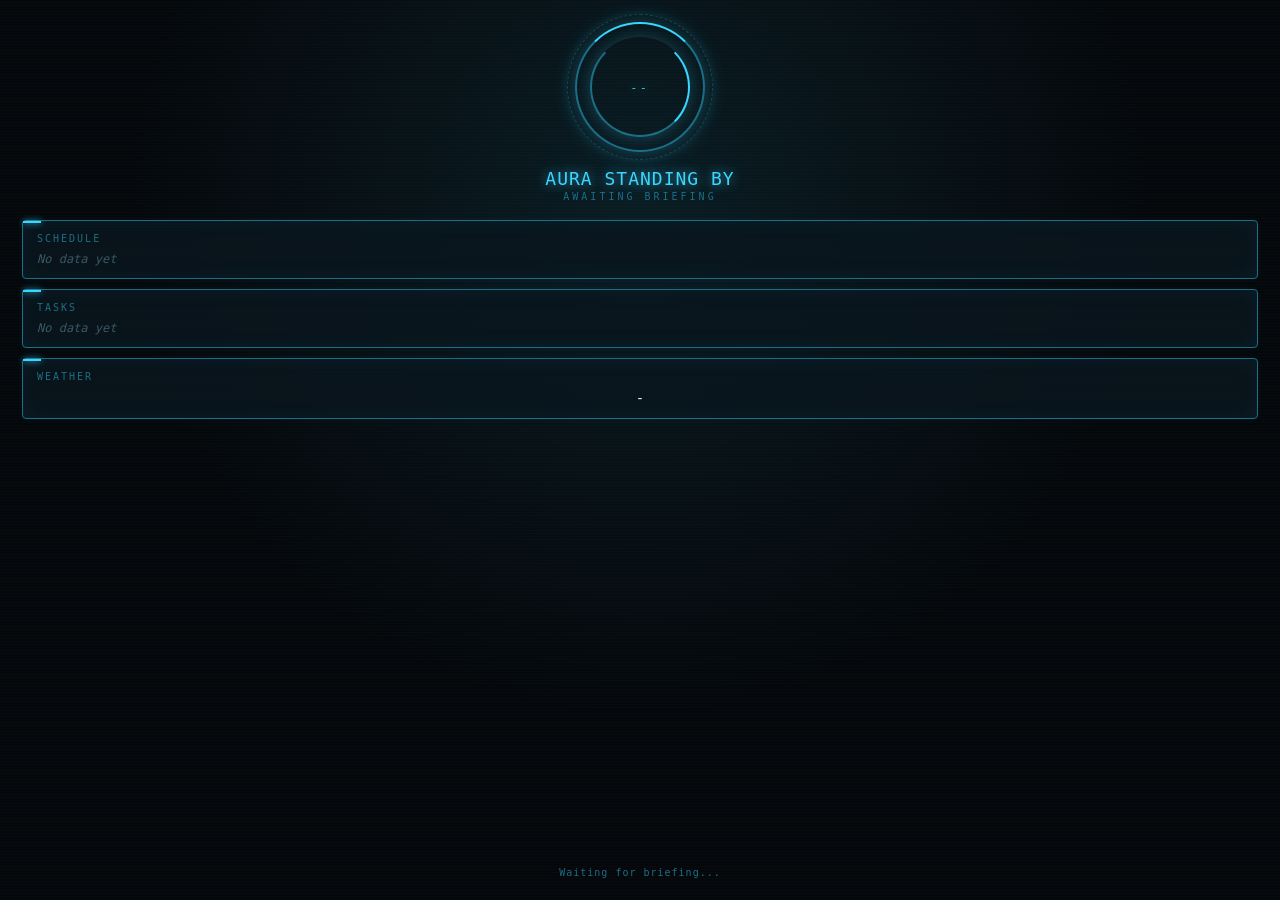
<file: schedule_gui/schedule.html>
<!DOCTYPE html>
<html>
<head>
<meta charset="utf-8">
<title>AURA</title>
<style>
  :root {
    --cyan: #3ad6ff;
    --cyan-dim: #1c6e85;
    --bg: #05070a;
    --panel: rgba(10, 22, 30, 0.85);
    --text: #d9f4ff;
  }
  * { box-sizing: border-box; }
  html, body {
    margin: 0; padding: 0; height: 100%; overflow: hidden;
    background: var(--bg);
    font-family: 'Consolas', 'Segoe UI', monospace;
    color: var(--cyan);
  }
  body {
    display: flex; flex-direction: column; padding: 22px;
    background:
      radial-gradient(circle at 50% 22%, rgba(58,214,255,0.10), transparent 55%),
      repeating-linear-gradient(0deg, rgba(58,214,255,0.02) 0px, rgba(58,214,255,0.02) 1px, transparent 1px, transparent 3px),
      var(--bg);
  }

  .ring-wrap { position: relative; width: 130px; height: 130px; margin: 0 auto 16px auto; }
  .ring {
    position: absolute; inset: 0; border-radius: 50%;
    border: 2px solid var(--cyan-dim);
    border-top-color: var(--cyan);
    box-shadow: 0 0 16px rgba(58,214,255,0.25);
    animation: spin 7s linear infinite;
  }
  .ring.inner {
    inset: 15px;
    border-top-color: transparent;
    border-right-color: var(--cyan);
    animation: spin 4.5s linear infinite reverse;
  }
  .ring.outer-dash {
    inset: -8px;
    border: 1px dashed var(--cyan-dim);
    opacity: 0.5;
    animation: spin 22s linear infinite;
  }
  .ring-center {
    position: absolute; inset: 0; display: flex; align-items: center; justify-content: center;
    font-size: 11px; letter-spacing: 3px; color: var(--cyan);
    text-shadow: 0 0 10px var(--cyan);
  }
  @keyframes spin { to { transform: rotate(360deg); } }
  @keyframes pulse { 0%,100% { opacity: 1; } 50% { opacity: 0.55; } }

  h1 {
    text-align: center; font-size: 18px; font-weight: 400; letter-spacing: 1px;
    margin: 0 0 2px 0; text-shadow: 0 0 12px rgba(58,214,255,0.7);
    animation: pulse 4s ease-in-out infinite;
  }
  .subtitle {
    text-align: center; font-size: 10px; color: var(--cyan-dim); letter-spacing: 3px;
    text-transform: uppercase; margin-bottom: 18px;
  }

  .panel {
    background: var(--panel); border: 1px solid var(--cyan-dim);
    border-radius: 4px; padding: 12px 14px; margin-bottom: 10px;
    box-shadow: 0 0 22px rgba(58,214,255,0.05) inset, 0 0 8px rgba(58,214,255,0.06);
    position: relative;
  }
  .panel::before {
    content: ""; position: absolute; top: 0; left: 0; width: 18px; height: 2px;
    background: var(--cyan); box-shadow: 0 0 6px var(--cyan);
  }
  .panel-label {
    font-size: 10px; letter-spacing: 2px; color: var(--cyan-dim);
    text-transform: uppercase; margin-bottom: 8px;
  }
  .panel-item {
    font-size: 13px; color: var(--text); padding: 3px 0;
  }
  .panel-item .dot { color: var(--cyan); margin-right: 6px; text-shadow: 0 0 6px var(--cyan); }
  .empty { color: #3a5866; font-size: 12px; font-style: italic; }
  .weather-line { font-size: 14px; color: var(--text); text-align: center; }

  #status {
    text-align: center; font-size: 10px; color: var(--cyan-dim);
    margin-top: auto; padding-top: 10px; letter-spacing: 1px;
  }
</style>
</head>
<body>
  <div class="ring-wrap">
    <div class="ring outer-dash"></div>
    <div class="ring"></div>
    <div class="ring inner"></div>
    <div class="ring-center" id="timeLabel">--</div>
  </div>

  <h1 id="greeting">AURA STANDING BY</h1>
  <div class="subtitle" id="dateLine">awaiting briefing</div>

  <div class="panel">
    <div class="panel-label">Schedule</div>
    <div id="scheduleList"><div class="empty">No data yet</div></div>
  </div>

  <div class="panel">
    <div class="panel-label">Tasks</div>
    <div id="tasksList"><div class="empty">No data yet</div></div>
  </div>

  <div class="panel">
    <div class="panel-label">Weather</div>
    <div class="weather-line" id="weatherLine">-</div>
  </div>

  <div id="status">Waiting for briefing...</div>

<script>
function renderList(containerId, items) {
  const el = document.getElementById(containerId);
  if (!items || items.length === 0) {
    el.innerHTML = '<div class="empty">Nothing here</div>';
    return;
  }
  el.innerHTML = items.map(i => `<div class="panel-item"><span class="dot">&#9670;</span>${i}</div>`).join('');
}

window.updateBriefing = function (data) {
  const label = (data.time_label || '').toUpperCase();
  document.getElementById('greeting').textContent = data.name
    ? `GOOD ${label}, ${data.name.toUpperCase()}`
    : 'AURA BRIEFING';
  document.getElementById('timeLabel').textContent = label;
  document.getElementById('dateLine').textContent =
    new Date().toLocaleDateString(undefined, { weekday: 'long', month: 'long', day: 'numeric' });
  renderList('scheduleList', data.schedule);
  renderList('tasksList', data.tasks);
  document.getElementById('weatherLine').textContent = data.weather || 'Unavailable';
  document.getElementById('status').textContent = 'Updated ' + new Date().toLocaleTimeString();
};
</script>
</body>
</html>
</file>
